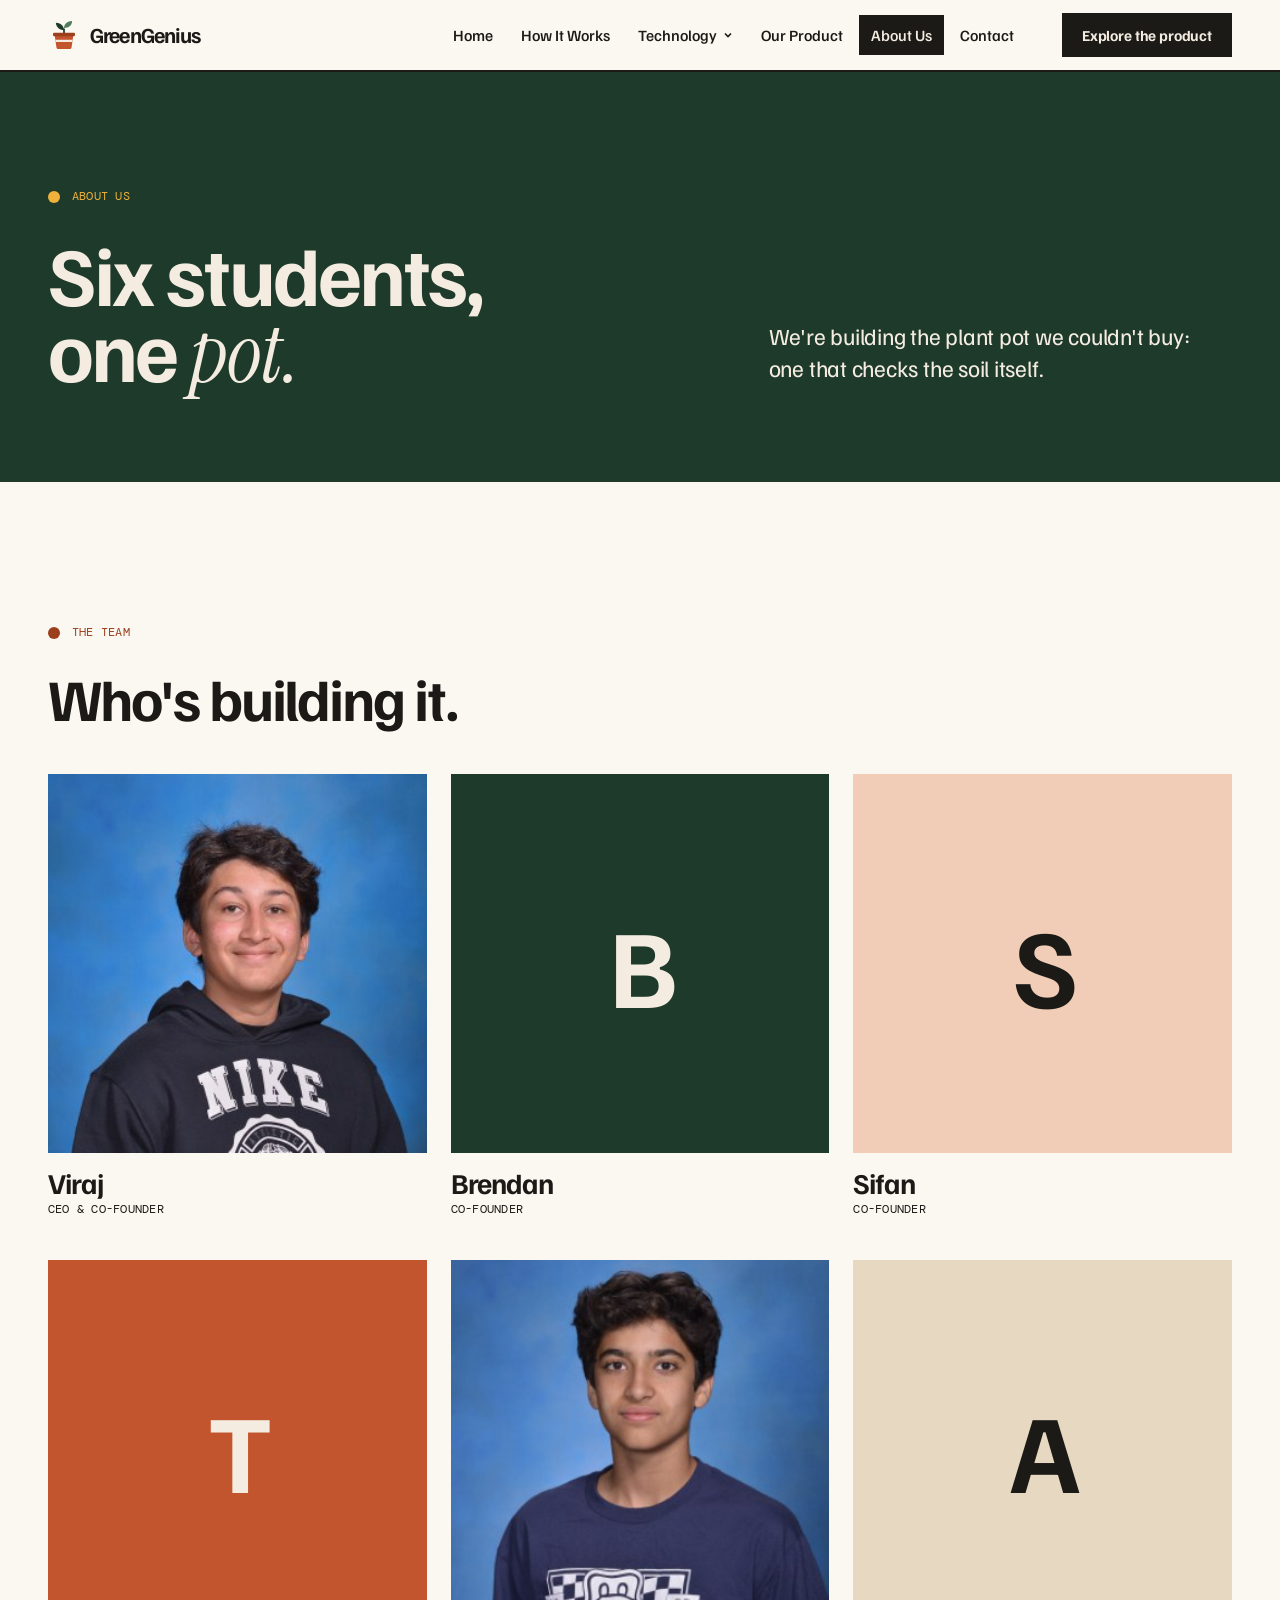
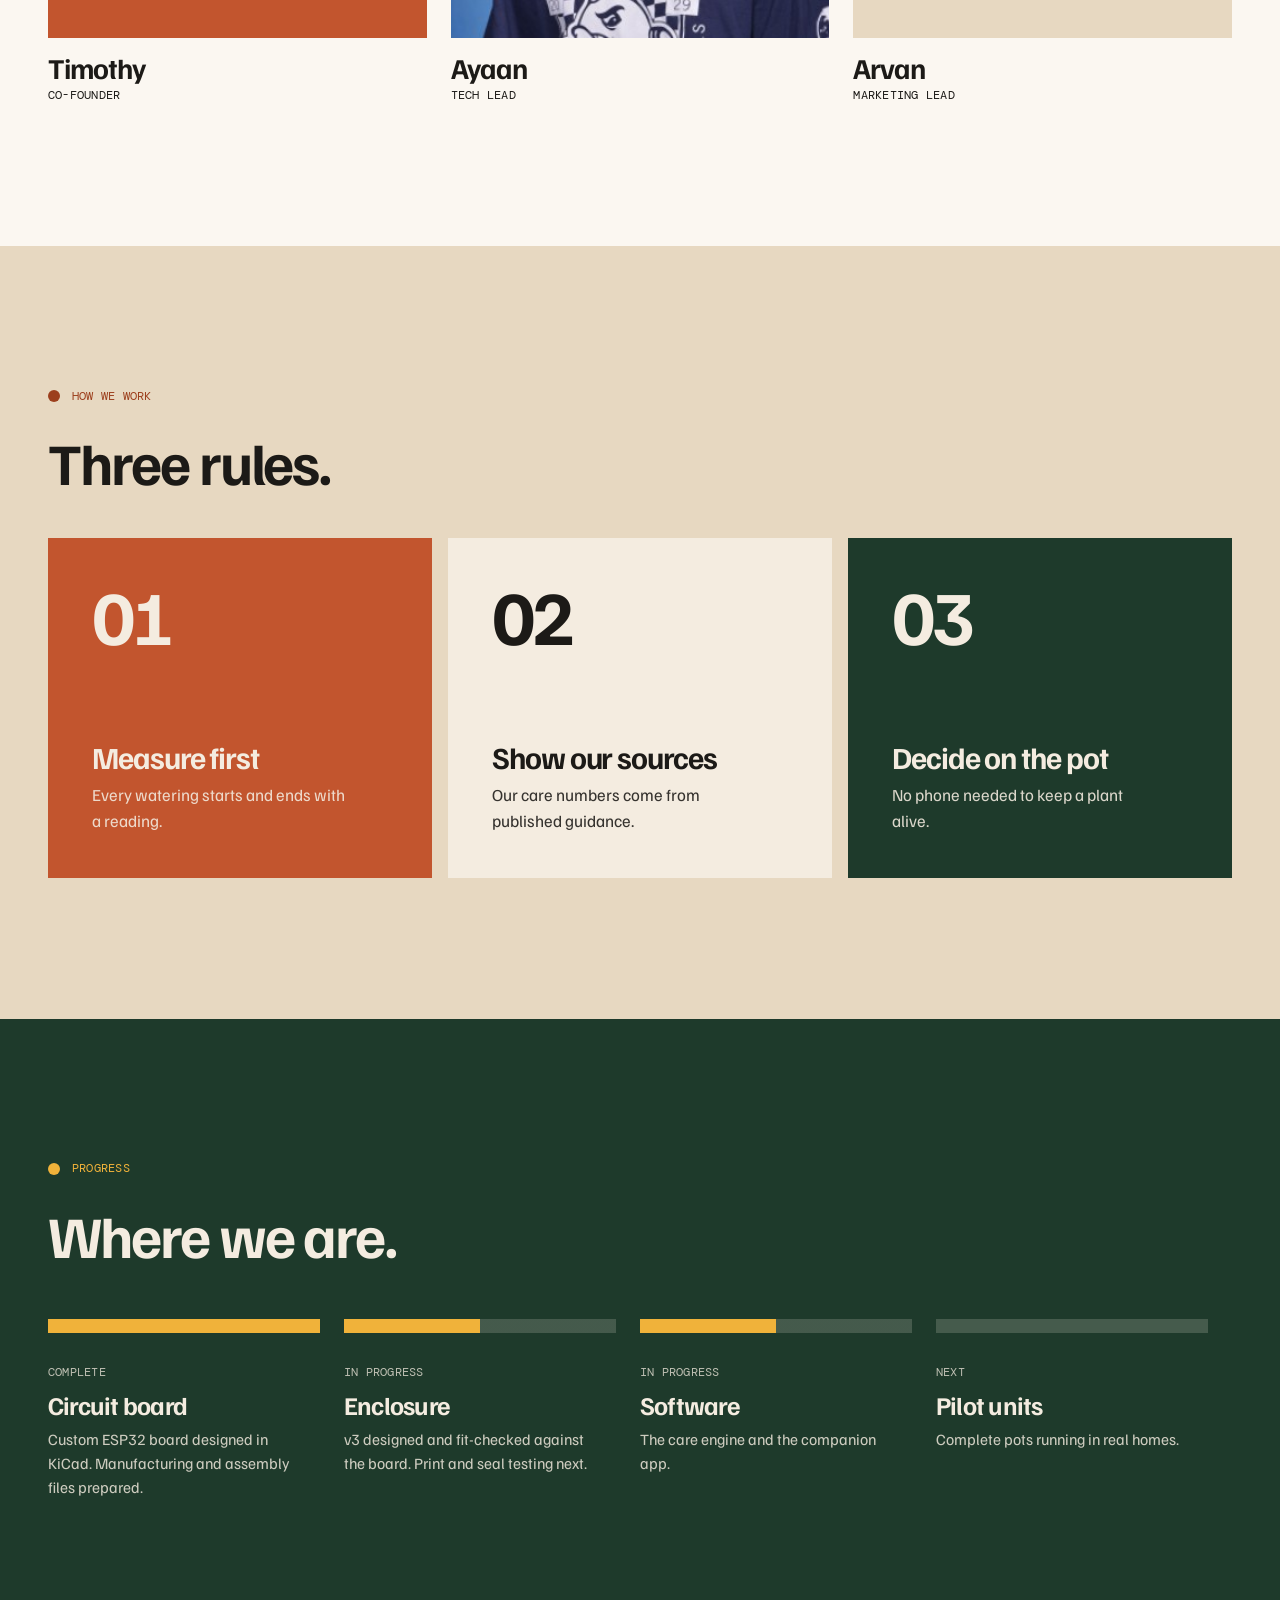
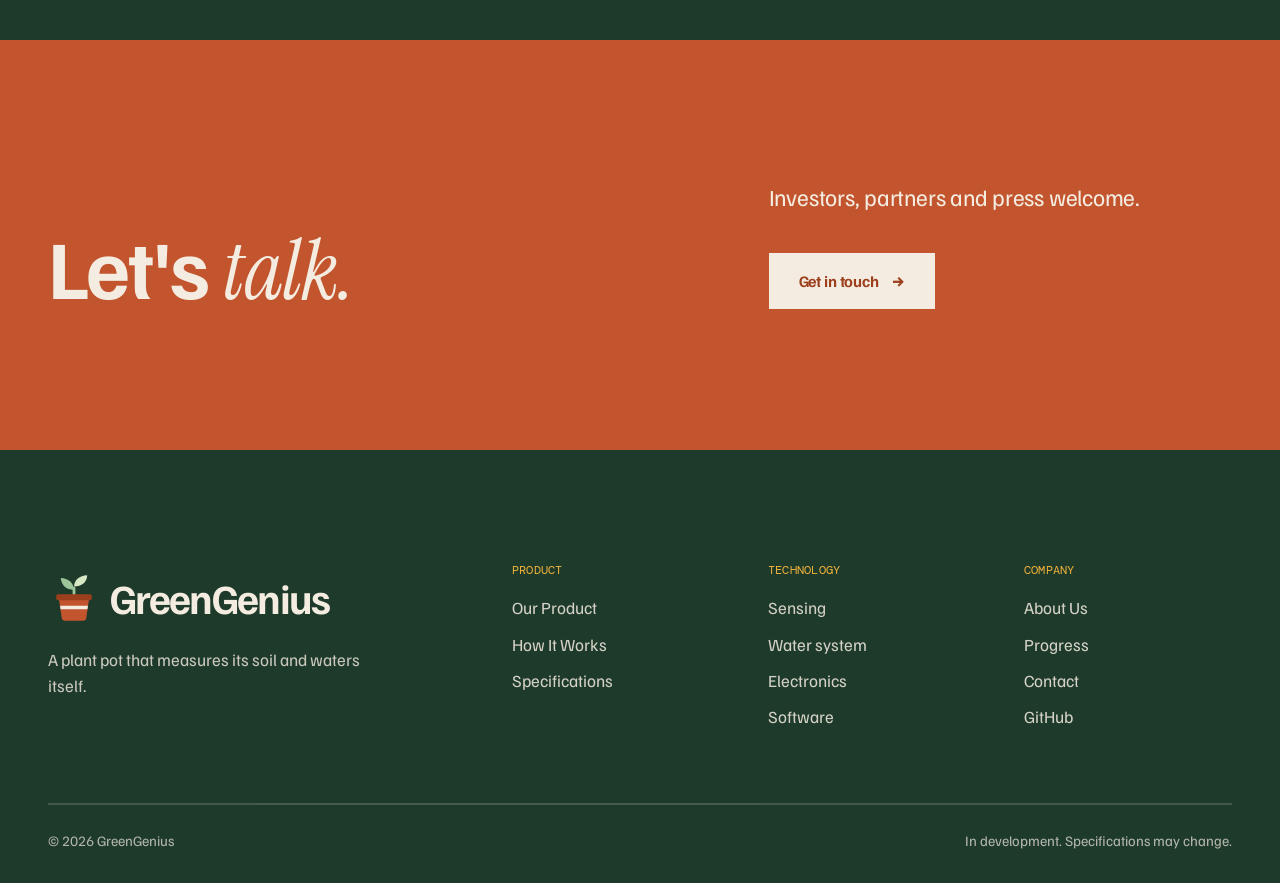
<file: about.html>
<!DOCTYPE html>
<html lang="en">
<head>
  <meta charset="utf-8">
  <meta name="viewport" content="width=device-width, initial-scale=1">
  <title>About Us | GreenGenius</title>
  <meta name="description" content="The GreenGenius team, how we work, and where the product is today.">
  <link rel="canonical" href="https://greengeniusai.github.io/about.html">
  <meta property="og:type" content="website">
  <meta property="og:site_name" content="GreenGenius">
  <meta property="og:title" content="About Us | GreenGenius">
  <meta property="og:description" content="The GreenGenius team, how we work, and where the product is today.">
  <meta property="og:url" content="https://greengeniusai.github.io/about.html">
  <meta property="og:image" content="https://greengeniusai.github.io/images/lifestyle/og.jpg">
  <meta name="twitter:card" content="summary_large_image">
  <meta name="theme-color" content="#c2552e">
  <link rel="icon" href="images/brand/favicon.svg" type="image/svg+xml">
  <link rel="preconnect" href="https://fonts.googleapis.com">
  <link rel="preconnect" href="https://fonts.gstatic.com" crossorigin>
  <link rel="stylesheet" href="https://fonts.googleapis.com/css2?family=DM+Mono:wght@400&family=Familjen+Grotesk:wght@400;500;700&family=Instrument+Serif:ital@1&display=swap">
  <link rel="stylesheet" href="css/styles.css?v=12">
  <script>document.documentElement.classList.add("js")</script>
</head>
<body>
<a class="skip-link" href="#main">Skip to content</a>
<header class="nav">
  <div class="wrap">
    <a class="brand" href="index.html"><img class="brand-mark" src="images/brand/mark.svg" width="32" height="32" alt="">GreenGenius</a>
    <button class="burger" aria-expanded="false" aria-controls="menu">Menu</button>
    <nav class="menu" id="menu" aria-label="Main">
      <a class="menu-link" href="index.html">Home</a>
      <a class="menu-link" href="how-it-works.html">How It Works</a>
      <div class="has-drop">
        <button class="menu-link" aria-expanded="false" aria-controls="techDrop">Technology <svg class="chev" viewBox="0 0 10 10" aria-hidden="true"><path d="M2 3.5 5 6.5 8 3.5" fill="none" stroke="currentColor" stroke-width="1.6"/></svg></button>
        <div class="drop" id="techDrop">
          <a href="technology.html#sensing"><span class="n">01</span><strong>Sensing</strong><small>Soil, light, air, water level</small></a>
          <a href="technology.html#water"><span class="n">02</span><strong>Water system</strong><small>Reservoir, pump, drip stake</small></a>
          <a href="technology.html#electronics"><span class="n">03</span><strong>Electronics</strong><small>ESP32 board, power, wireless</small></a>
          <a href="technology.html#software"><span class="n">04</span><strong>Software</strong><small>Care engine, companion app</small></a>
          <a class="drop-all" href="technology.html#specs">Full specifications →</a>
        </div>
      </div>
      <a class="menu-link" href="product.html">Our Product</a>
      <a class="menu-link" href="about.html" aria-current="page">About Us</a>
      <a class="menu-link" href="contact.html">Contact</a>
    </nav>
    <a class="btn btn-solid nav-cta" href="product.html">Explore the product</a>
  </div>
</header>
<main id="main">
  <section class="page-hero f-forest">
    <div class="wrap">
      <div><p class="eyebrow tag">About Us</p><h1 class="h1">Six students, one <span class="serif">pot.</span></h1></div>
      <p class="big-copy">We're building the plant pot we couldn't buy: one that checks the soil itself.</p>
    </div>
  </section>

  <section class="field f-paper" id="team">
    <div class="wrap">
      <div class="sec-head"><div><p class="eyebrow tag">The team</p><h2 class="h2">Who's building it.</h2></div></div>
      <div class="team">
        <article class="member">
          <img class="portrait" src="images/team/viraj.jpg" alt="Viraj" width="340" height="340" loading="lazy">
          <h3>Viraj</h3><p class="tag">CEO & Co-founder</p>
        </article>
        <article class="member">
          <div class="initial f-forest" aria-hidden="true">B</div>
          <h3>Brendan</h3><p class="tag">Co-founder</p>
        </article>
        <article class="member">
          <div class="initial f-blush" aria-hidden="true">S</div>
          <h3>Sifan</h3><p class="tag">Co-founder</p>
        </article>
        <article class="member">
          <div class="initial f-terracotta" aria-hidden="true">T</div>
          <h3>Timothy</h3><p class="tag">Co-founder</p>
        </article>
        <article class="member">
          <img class="portrait" src="images/team/ayaan.jpg" alt="Ayaan" width="340" height="340" loading="lazy">
          <h3>Ayaan</h3><p class="tag">Tech Lead</p>
        </article>
        <article class="member">
          <div class="initial f-sand" aria-hidden="true">A</div>
          <h3>Arvan</h3><p class="tag">Marketing Lead</p>
        </article>
      </div>
    </div>
  </section>

  <section class="field f-sand">
    <div class="wrap">
      <div class="sec-head"><div><p class="eyebrow tag">How we work</p><h2 class="h2">Three rules.</h2></div></div>
      <div class="cards">
        <div class="card f-terracotta"><b>01</b><div><h3>Measure first</h3><p>Every watering starts and ends with a reading.</p></div></div>
        <div class="card f-cream"><b>02</b><div><h3>Show our sources</h3><p>Our care numbers come from published guidance.</p></div></div>
        <div class="card f-forest"><b>03</b><div><h3>Decide on the pot</h3><p>No phone needed to keep a plant alive.</p></div></div>
      </div>
    </div>
  </section>

  <section class="field f-forest" id="progress">
    <div class="wrap">
      <div class="sec-head"><div><p class="eyebrow tag">Progress</p><h2 class="h2">Where we are.</h2></div></div>
      <div class="track">
        <div class="step done"><div class="step-bar"></div><span class="tag">Complete</span><h3>Circuit board</h3><p>Custom ESP32 board designed in KiCad. Manufacturing and assembly files prepared.</p></div>
        <div class="step now"><div class="step-bar"></div><span class="tag">In progress</span><h3>Enclosure</h3><p>v3 designed and fit-checked against the board. Print and seal testing next.</p></div>
        <div class="step now"><div class="step-bar"></div><span class="tag">In progress</span><h3>Software</h3><p>The care engine and the companion app.</p></div>
        <div class="step"><div class="step-bar"></div><span class="tag">Next</span><h3>Pilot units</h3><p>Complete pots running in real homes.</p></div>
      </div>
    </div>
  </section>

  <section class="field f-terracotta">
    <div class="wrap lede-grid">
      <h2 class="h1">Let's <span class="serif">talk.</span></h2>
      <div><p class="big-copy">Investors, partners and press welcome.</p><div class="row-actions"><a class="btn btn-solid" href="contact.html">Get in touch <span class="arr" aria-hidden="true">→</span></a></div></div>
    </div>
  </section>
</main>
<footer class="footer">
  <div class="wrap">
    <div class="footer-top">
      <div>
        <a class="brand" href="index.html"><img class="brand-mark" src="images/brand/mark-on-dark.svg" width="48" height="48" alt="">GreenGenius</a>
        <p class="footer-line">A plant pot that measures its soil and waters itself.</p>
      </div>
      <div>
        <h2>Product</h2>
        <ul><li><a href="product.html">Our Product</a></li><li><a href="how-it-works.html">How It Works</a></li><li><a href="technology.html#specs">Specifications</a></li></ul>
      </div>
      <div>
        <h2>Technology</h2>
        <ul><li><a href="technology.html#sensing">Sensing</a></li><li><a href="technology.html#water">Water system</a></li><li><a href="technology.html#electronics">Electronics</a></li><li><a href="technology.html#software">Software</a></li></ul>
      </div>
      <div>
        <h2>Company</h2>
        <ul><li><a href="about.html">About Us</a></li><li><a href="about.html#progress">Progress</a></li><li><a href="contact.html">Contact</a></li><li><a href="https://github.com/GreenGeniusAI">GitHub</a></li></ul>
      </div>
    </div>
    <div class="footer-base"><span>© <span data-year>2026</span> GreenGenius</span><span>In development. Specifications may change.</span></div>
  </div>
</footer>
<script src="js/site.js?v=12" defer></script>
</body>
</html>
</file>
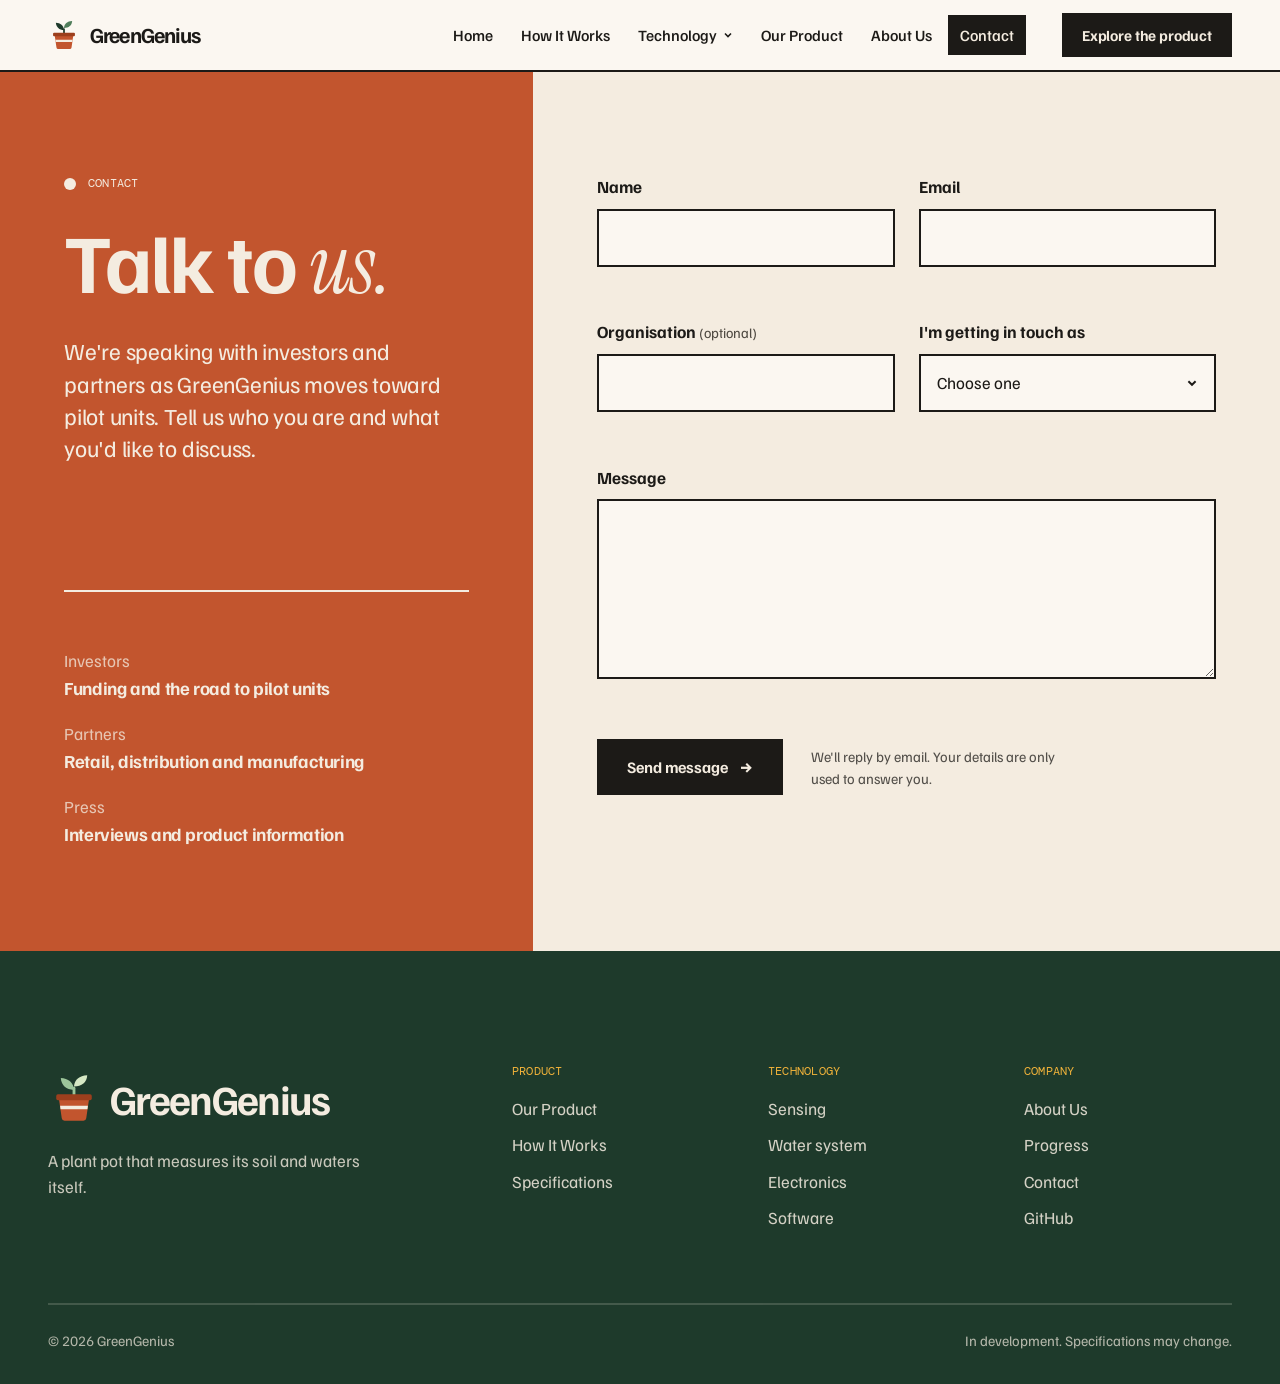
<file: contact.html>
<!DOCTYPE html>
<html lang="en">
<head>
  <meta charset="utf-8">
  <meta name="viewport" content="width=device-width, initial-scale=1">
  <title>Contact | GreenGenius</title>
  <meta name="description" content="Get in touch with GreenGenius: investors, retail and manufacturing partners, and press.">
  <link rel="canonical" href="https://greengeniusai.github.io/contact.html">
  <meta property="og:type" content="website">
  <meta property="og:site_name" content="GreenGenius">
  <meta property="og:title" content="Contact | GreenGenius">
  <meta property="og:description" content="Get in touch with GreenGenius: investors, retail and manufacturing partners, and press.">
  <meta property="og:url" content="https://greengeniusai.github.io/contact.html">
  <meta property="og:image" content="https://greengeniusai.github.io/images/lifestyle/og.jpg">
  <meta name="twitter:card" content="summary_large_image">
  <meta name="theme-color" content="#c2552e">
  <link rel="icon" href="images/brand/favicon.svg" type="image/svg+xml">
  <link rel="preconnect" href="https://fonts.googleapis.com">
  <link rel="preconnect" href="https://fonts.gstatic.com" crossorigin>
  <link rel="stylesheet" href="https://fonts.googleapis.com/css2?family=DM+Mono:wght@400&family=Familjen+Grotesk:wght@400;500;700&family=Instrument+Serif:ital@1&display=swap">
  <link rel="stylesheet" href="css/styles.css?v=12">
  <script>document.documentElement.classList.add("js")</script>
</head>
<body>
<a class="skip-link" href="#main">Skip to content</a>
<header class="nav">
  <div class="wrap">
    <a class="brand" href="index.html"><img class="brand-mark" src="images/brand/mark.svg" width="32" height="32" alt="">GreenGenius</a>
    <button class="burger" aria-expanded="false" aria-controls="menu">Menu</button>
    <nav class="menu" id="menu" aria-label="Main">
      <a class="menu-link" href="index.html">Home</a>
      <a class="menu-link" href="how-it-works.html">How It Works</a>
      <div class="has-drop">
        <button class="menu-link" aria-expanded="false" aria-controls="techDrop">Technology <svg class="chev" viewBox="0 0 10 10" aria-hidden="true"><path d="M2 3.5 5 6.5 8 3.5" fill="none" stroke="currentColor" stroke-width="1.6"/></svg></button>
        <div class="drop" id="techDrop">
          <a href="technology.html#sensing"><span class="n">01</span><strong>Sensing</strong><small>Soil, light, air, water level</small></a>
          <a href="technology.html#water"><span class="n">02</span><strong>Water system</strong><small>Reservoir, pump, drip stake</small></a>
          <a href="technology.html#electronics"><span class="n">03</span><strong>Electronics</strong><small>ESP32 board, power, wireless</small></a>
          <a href="technology.html#software"><span class="n">04</span><strong>Software</strong><small>Care engine, companion app</small></a>
          <a class="drop-all" href="technology.html#specs">Full specifications →</a>
        </div>
      </div>
      <a class="menu-link" href="product.html">Our Product</a>
      <a class="menu-link" href="about.html">About Us</a>
      <a class="menu-link" href="contact.html" aria-current="page">Contact</a>
    </nav>
    <a class="btn btn-solid nav-cta" href="product.html">Explore the product</a>
  </div>
</header>
<main id="main">
  <section class="contact">
    <div class="contact-intro f-terracotta">
      <p class="eyebrow tag" style="color:var(--cream)">Contact</p>
      <h1 class="h1">Talk to <span class="serif">us.</span></h1>
      <p class="big-copy">We're speaking with investors and partners as GreenGenius moves toward pilot units. Tell us who you are and what you'd like to discuss.</p>
      <dl>
        <div><dt>Investors</dt><dd>Funding and the road to pilot units</dd></div>
        <div><dt>Partners</dt><dd>Retail, distribution and manufacturing</dd></div>
        <div><dt>Press</dt><dd>Interviews and product information</dd></div>
      </dl>
    </div>
    <div class="contact-form-wrap f-cream">
      <form class="form" data-contact action="" method="POST" novalidate>
        <div>
          <label class="field-label" for="c-name">Name</label>
          <input class="input" id="c-name" name="name" type="text" autocomplete="name" required aria-describedby="c-name-err">
          <span class="field-error" id="c-name-err"></span>
        </div>
        <div>
          <label class="field-label" for="c-email">Email</label>
          <input class="input" id="c-email" name="email" type="email" autocomplete="email" required aria-describedby="c-email-err">
          <span class="field-error" id="c-email-err"></span>
        </div>
        <div>
          <label class="field-label" for="c-org">Organisation <small>(optional)</small></label>
          <input class="input" id="c-org" name="organisation" type="text" autocomplete="organization">
          <span class="field-error"></span>
        </div>
        <div>
          <label class="field-label" for="c-topic">I'm getting in touch as</label>
          <select class="input" id="c-topic" name="topic" required aria-describedby="c-topic-err">
            <option value="">Choose one</option>
            <option>Investor</option>
            <option>Retail or distribution partner</option>
            <option>Manufacturing partner</option>
            <option>Press</option>
            <option>Something else</option>
          </select>
          <span class="field-error" id="c-topic-err"></span>
        </div>
        <div class="full">
          <label class="field-label" for="c-message">Message</label>
          <textarea class="input" id="c-message" name="message" required aria-describedby="c-message-err"></textarea>
          <span class="field-error" id="c-message-err"></span>
        </div>
        <div class="hp" aria-hidden="true"><label for="c-gotcha">Leave this empty</label><input id="c-gotcha" name="_gotcha" type="text" tabindex="-1" autocomplete="off"></div>
        <input type="hidden" name="_subject" value="New message from the GreenGenius website">
        <div class="full form-foot">
          <button class="btn btn-solid" type="submit">Send message <span class="arr" aria-hidden="true">→</span></button>
          <p class="note">We'll reply by email. Your details are only used to answer you.</p>
        </div>
        <p class="form-status" role="status" aria-live="polite"></p>
      </form>
    </div>
  </section>

</main>
<footer class="footer">
  <div class="wrap">
    <div class="footer-top">
      <div>
        <a class="brand" href="index.html"><img class="brand-mark" src="images/brand/mark-on-dark.svg" width="48" height="48" alt="">GreenGenius</a>
        <p class="footer-line">A plant pot that measures its soil and waters itself.</p>
      </div>
      <div>
        <h2>Product</h2>
        <ul><li><a href="product.html">Our Product</a></li><li><a href="how-it-works.html">How It Works</a></li><li><a href="technology.html#specs">Specifications</a></li></ul>
      </div>
      <div>
        <h2>Technology</h2>
        <ul><li><a href="technology.html#sensing">Sensing</a></li><li><a href="technology.html#water">Water system</a></li><li><a href="technology.html#electronics">Electronics</a></li><li><a href="technology.html#software">Software</a></li></ul>
      </div>
      <div>
        <h2>Company</h2>
        <ul><li><a href="about.html">About Us</a></li><li><a href="about.html#progress">Progress</a></li><li><a href="contact.html">Contact</a></li><li><a href="https://github.com/GreenGeniusAI">GitHub</a></li></ul>
      </div>
    </div>
    <div class="footer-base"><span>© <span data-year>2026</span> GreenGenius</span><span>In development. Specifications may change.</span></div>
  </div>
</footer>
<script src="js/site.js?v=12" defer></script>
</body>
</html>
</file>
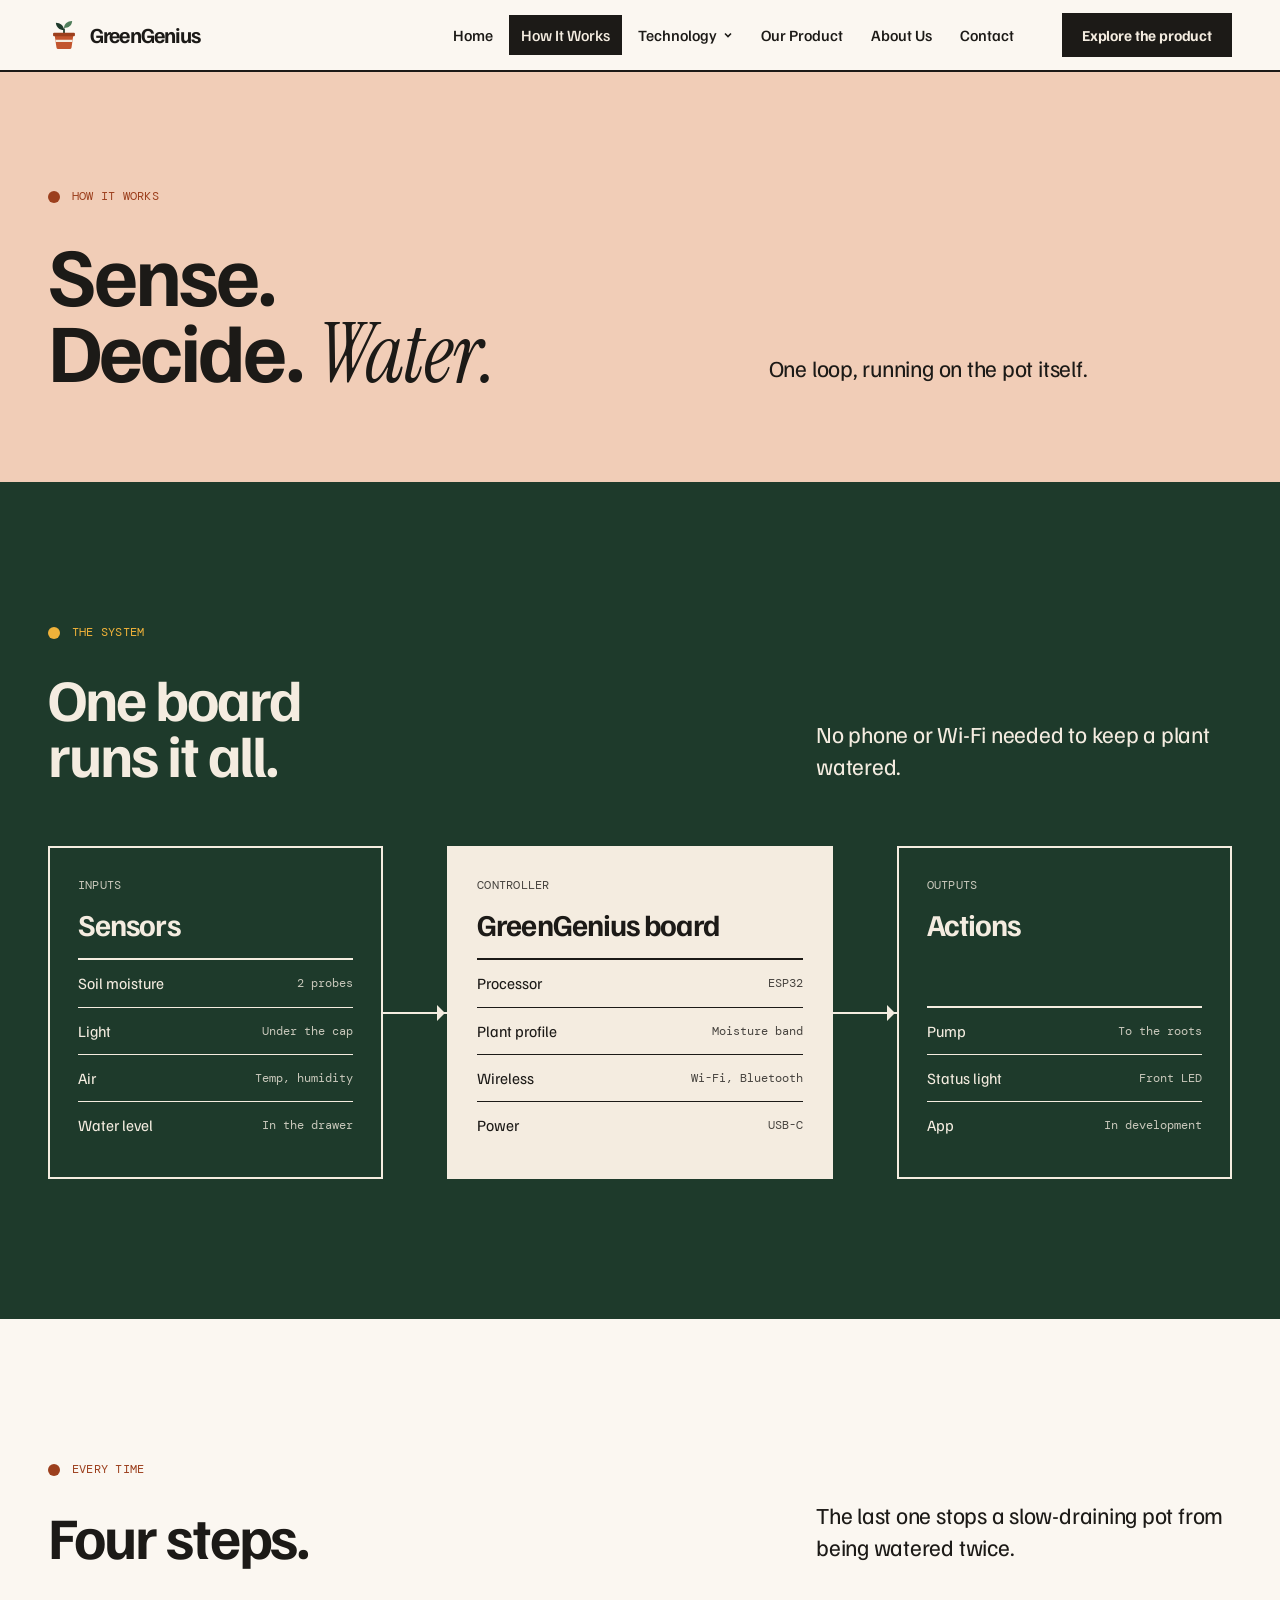
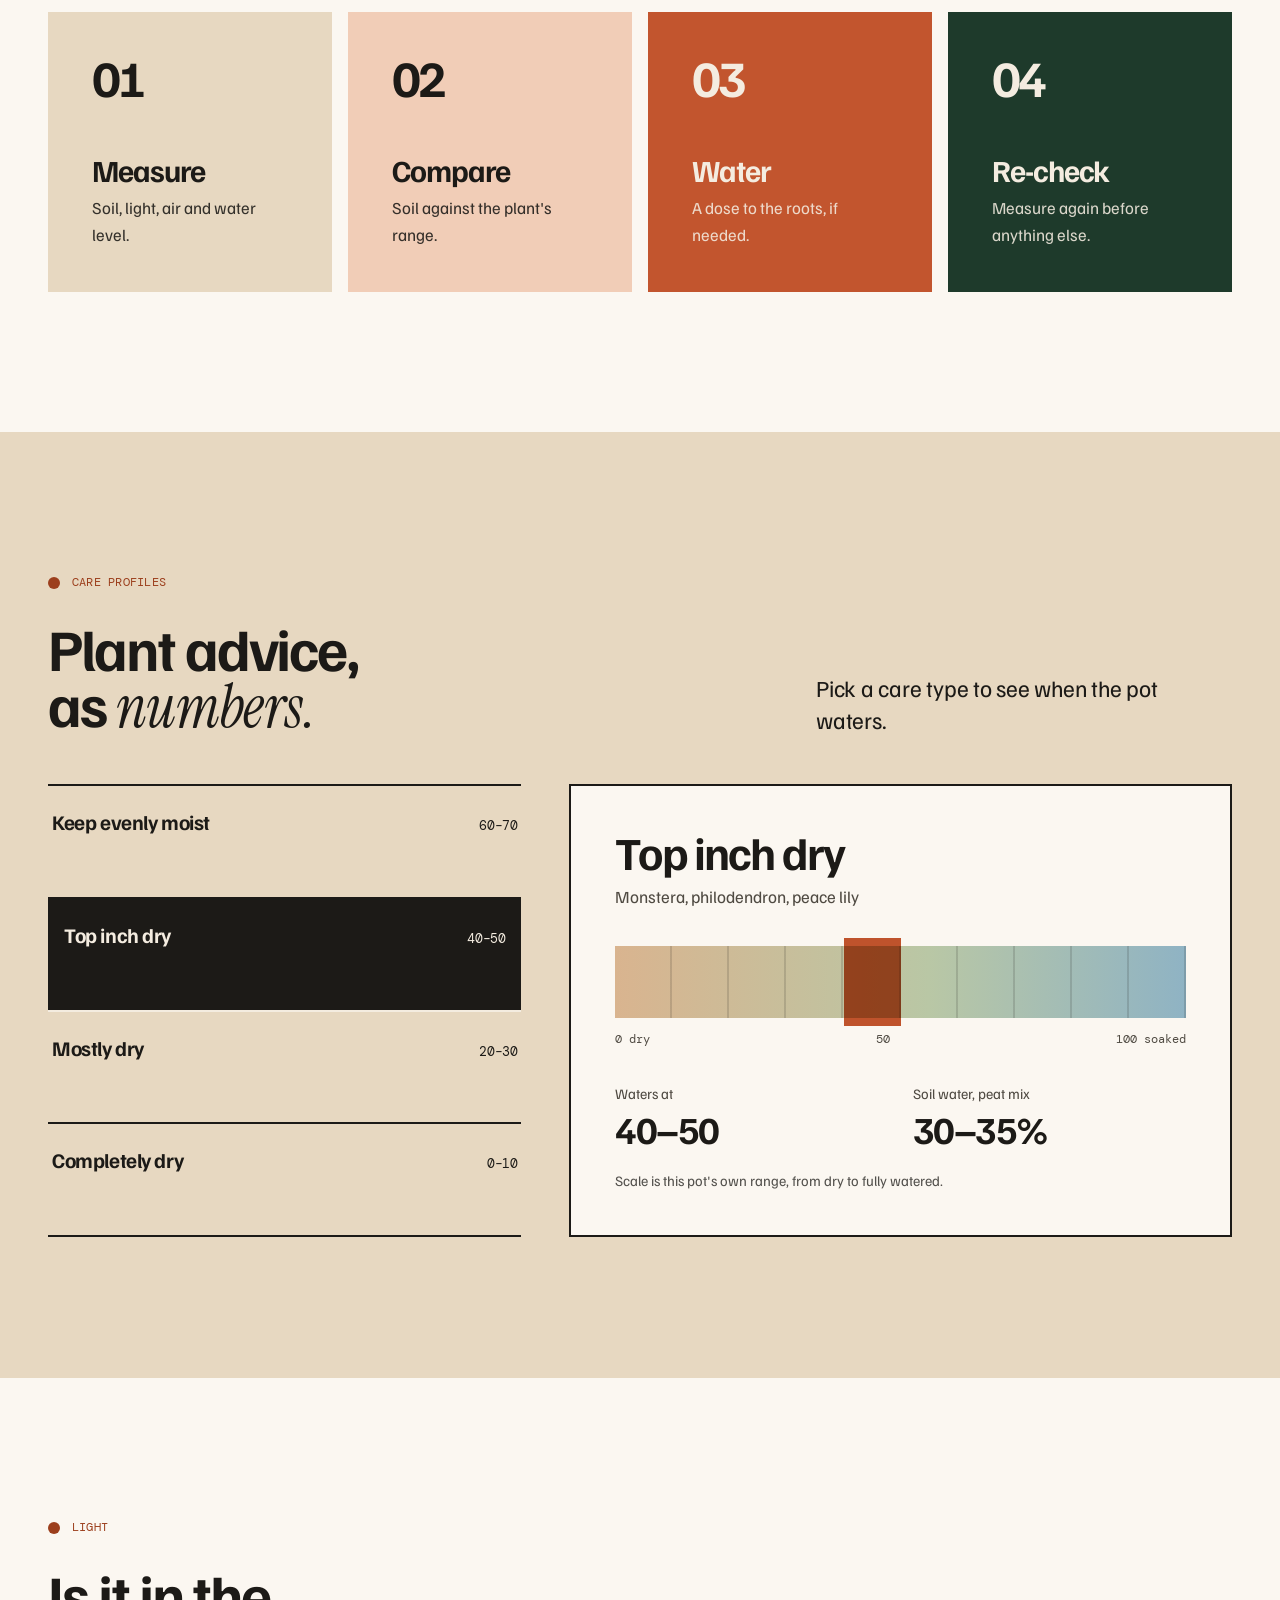
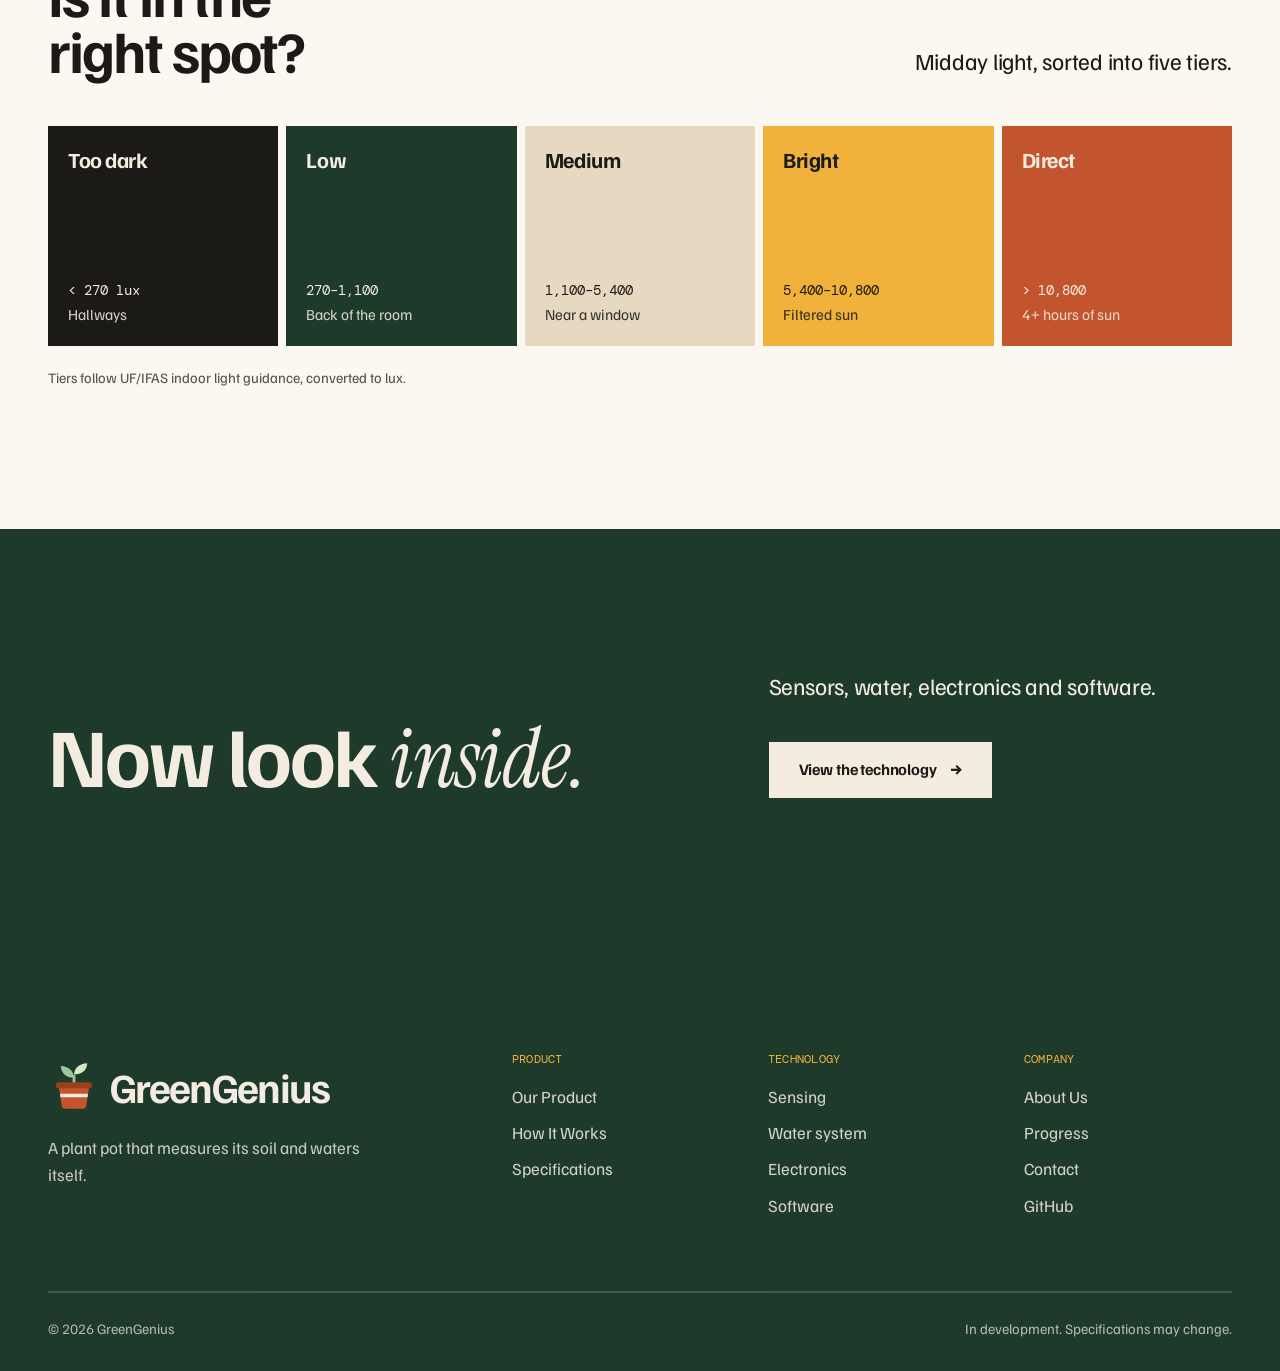
<file: how-it-works.html>
<!DOCTYPE html>
<html lang="en">
<head>
  <meta charset="utf-8">
  <meta name="viewport" content="width=device-width, initial-scale=1">
  <title>How It Works | GreenGenius</title>
  <meta name="description" content="How GreenGenius reads the soil, decides, and waters your plant from its own tank.">
  <link rel="canonical" href="https://greengeniusai.github.io/how-it-works.html">
  <meta property="og:type" content="website">
  <meta property="og:site_name" content="GreenGenius">
  <meta property="og:title" content="How It Works | GreenGenius">
  <meta property="og:description" content="How GreenGenius reads the soil, decides, and waters your plant from its own tank.">
  <meta property="og:url" content="https://greengeniusai.github.io/how-it-works.html">
  <meta property="og:image" content="https://greengeniusai.github.io/images/lifestyle/og.jpg">
  <meta name="twitter:card" content="summary_large_image">
  <meta name="theme-color" content="#c2552e">
  <link rel="icon" href="images/brand/favicon.svg" type="image/svg+xml">
  <link rel="preconnect" href="https://fonts.googleapis.com">
  <link rel="preconnect" href="https://fonts.gstatic.com" crossorigin>
  <link rel="stylesheet" href="https://fonts.googleapis.com/css2?family=DM+Mono:wght@400&family=Familjen+Grotesk:wght@400;500;700&family=Instrument+Serif:ital@1&display=swap">
  <link rel="stylesheet" href="css/styles.css?v=12">
  <script>document.documentElement.classList.add("js")</script>
</head>
<body>
<a class="skip-link" href="#main">Skip to content</a>
<header class="nav">
  <div class="wrap">
    <a class="brand" href="index.html"><img class="brand-mark" src="images/brand/mark.svg" width="32" height="32" alt="">GreenGenius</a>
    <button class="burger" aria-expanded="false" aria-controls="menu">Menu</button>
    <nav class="menu" id="menu" aria-label="Main">
      <a class="menu-link" href="index.html">Home</a>
      <a class="menu-link" href="how-it-works.html" aria-current="page">How It Works</a>
      <div class="has-drop">
        <button class="menu-link" aria-expanded="false" aria-controls="techDrop">Technology <svg class="chev" viewBox="0 0 10 10" aria-hidden="true"><path d="M2 3.5 5 6.5 8 3.5" fill="none" stroke="currentColor" stroke-width="1.6"/></svg></button>
        <div class="drop" id="techDrop">
          <a href="technology.html#sensing"><span class="n">01</span><strong>Sensing</strong><small>Soil, light, air, water level</small></a>
          <a href="technology.html#water"><span class="n">02</span><strong>Water system</strong><small>Reservoir, pump, drip stake</small></a>
          <a href="technology.html#electronics"><span class="n">03</span><strong>Electronics</strong><small>ESP32 board, power, wireless</small></a>
          <a href="technology.html#software"><span class="n">04</span><strong>Software</strong><small>Care engine, companion app</small></a>
          <a class="drop-all" href="technology.html#specs">Full specifications →</a>
        </div>
      </div>
      <a class="menu-link" href="product.html">Our Product</a>
      <a class="menu-link" href="about.html">About Us</a>
      <a class="menu-link" href="contact.html">Contact</a>
    </nav>
    <a class="btn btn-solid nav-cta" href="product.html">Explore the product</a>
  </div>
</header>
<main id="main">
  <section class="page-hero f-blush">
    <div class="wrap">
      <div><p class="eyebrow tag">How It Works</p><h1 class="h1">Sense. Decide. <span class="serif">Water.</span></h1></div>
      <p class="big-copy">One loop, running on the pot itself.</p>
    </div>
  </section>

  <section class="field f-forest">
    <div class="wrap">
      <div class="sec-head">
        <div><p class="eyebrow tag">The system</p><h2 class="h2">One board runs it all.</h2></div>
        <p class="big-copy">No phone or Wi-Fi needed to keep a plant watered.</p>
      </div>
      <div class="system" role="group" aria-label="System diagram: sensors feed the board, which drives the pump, status light and app">
        <div class="sys"><span class="tag">Inputs</span><h3>Sensors</h3>
          <ul><li><span>Soil moisture</span><span>2 probes</span></li><li><span>Light</span><span>Under the cap</span></li><li><span>Air</span><span>Temp, humidity</span></li><li><span>Water level</span><span>In the drawer</span></li></ul></div>
        <div class="wire" aria-hidden="true"></div>
        <div class="sys sys--core"><span class="tag">Controller</span><h3>GreenGenius board</h3>
          <ul><li><span>Processor</span><span>ESP32</span></li><li><span>Plant profile</span><span>Moisture band</span></li><li><span>Wireless</span><span>Wi-Fi, Bluetooth</span></li><li><span>Power</span><span>USB-C</span></li></ul></div>
        <div class="wire" aria-hidden="true"></div>
        <div class="sys"><span class="tag">Outputs</span><h3>Actions</h3>
          <ul><li><span>Pump</span><span>To the roots</span></li><li><span>Status light</span><span>Front LED</span></li><li><span>App</span><span>In development</span></li></ul></div>
      </div>
    </div>
  </section>

  <section class="field f-paper">
    <div class="wrap">
      <div class="sec-head">
        <div><p class="eyebrow tag">Every time</p><h2 class="h2">Four steps.</h2></div>
        <p class="big-copy">The last one stops a slow-draining pot from being watered twice.</p>
      </div>
      <div class="cards cards--4">
        <div class="card f-sand"><b>01</b><div><h3>Measure</h3><p>Soil, light, air and water level.</p></div></div>
        <div class="card f-blush"><b>02</b><div><h3>Compare</h3><p>Soil against the plant's range.</p></div></div>
        <div class="card f-terracotta"><b>03</b><div><h3>Water</h3><p>A dose to the roots, if needed.</p></div></div>
        <div class="card f-forest"><b>04</b><div><h3>Re-check</h3><p>Measure again before anything else.</p></div></div>
      </div>
    </div>
  </section>

  <section class="field f-sand" id="profiles">
    <div class="wrap">
      <div class="sec-head">
        <div><p class="eyebrow tag">Care profiles</p><h2 class="h2">Plant advice, as <span class="serif">numbers.</span></h2></div>
        <p class="big-copy">Pick a care type to see when the pot waters.</p>
      </div>
      <div class="selector" style="margin-top:0">
        <div class="choices" role="radiogroup" aria-label="Care type">
          <button class="choice" role="radio" aria-checked="false" data-band data-lo="60" data-hi="70" data-vwc="40–45%" data-plants="Ferns, calathea, maranta"><strong>Keep evenly moist</strong><em>60–70</em></button>
          <button class="choice" role="radio" aria-checked="true" data-band data-lo="40" data-hi="50" data-vwc="30–35%" data-plants="Monstera, philodendron, peace lily"><strong>Top inch dry</strong><em>40–50</em></button>
          <button class="choice" role="radio" aria-checked="false" data-band data-lo="20" data-hi="30" data-vwc="20–25%" data-plants="Pothos, ZZ plant, snake plant"><strong>Mostly dry</strong><em>20–30</em></button>
          <button class="choice" role="radio" aria-checked="false" data-band data-lo="0" data-hi="10" data-vwc="5–15%" data-plants="Cacti and succulents"><strong>Completely dry</strong><em>0–10</em></button>
        </div>
        <div class="readout" aria-live="polite">
          <h3 id="bandName">Top inch dry</h3>
          <p class="plants" id="bandPlants">Monstera, philodendron, peace lily</p>
          <div class="meter"><div class="meter-band" id="bandRange" style="left:40%;width:10%"></div></div>
          <div class="meter-scale"><span>0 dry</span><span>50</span><span>100 soaked</span></div>
          <dl>
            <div><dt>Waters at</dt><dd id="bandWhen">40–50</dd></div>
            <div><dt>Soil water, peat mix</dt><dd id="bandVwc">30–35%</dd></div>
          </dl>
          <p class="note">Scale is this pot's own range, from dry to fully watered.</p>
        </div>
      </div>
    </div>
  </section>

  <section class="field f-paper">
    <div class="wrap">
      <div class="sec-head">
        <div><p class="eyebrow tag">Light</p><h2 class="h2">Is it in the right spot?</h2></div>
        <p class="big-copy">Midday light, sorted into five tiers.</p>
      </div>
      <div class="tiers">
        <div class="tier f-ink"><h3>Too dark</h3><div><span class="lux">&lt; 270 lux</span><p>Hallways</p></div></div>
        <div class="tier f-forest"><h3>Low</h3><div><span class="lux">270–1,100</span><p>Back of the room</p></div></div>
        <div class="tier f-sand"><h3>Medium</h3><div><span class="lux">1,100–5,400</span><p>Near a window</p></div></div>
        <div class="tier" style="background:var(--mustard)"><h3>Bright</h3><div><span class="lux">5,400–10,800</span><p>Filtered sun</p></div></div>
        <div class="tier f-terracotta"><h3>Direct</h3><div><span class="lux">&gt; 10,800</span><p>4+ hours of sun</p></div></div>
      </div>
      <p class="note">Tiers follow UF/IFAS indoor light guidance, converted to lux.</p>
    </div>
  </section>

  <section class="field f-forest">
    <div class="wrap lede-grid">
      <h2 class="h1">Now look <span class="serif">inside.</span></h2>
      <div><p class="big-copy">Sensors, water, electronics and software.</p><div class="row-actions"><a class="btn btn-solid" href="technology.html">View the technology <span class="arr" aria-hidden="true">→</span></a></div></div>
    </div>
  </section>
</main>
<footer class="footer">
  <div class="wrap">
    <div class="footer-top">
      <div>
        <a class="brand" href="index.html"><img class="brand-mark" src="images/brand/mark-on-dark.svg" width="48" height="48" alt="">GreenGenius</a>
        <p class="footer-line">A plant pot that measures its soil and waters itself.</p>
      </div>
      <div>
        <h2>Product</h2>
        <ul><li><a href="product.html">Our Product</a></li><li><a href="how-it-works.html">How It Works</a></li><li><a href="technology.html#specs">Specifications</a></li></ul>
      </div>
      <div>
        <h2>Technology</h2>
        <ul><li><a href="technology.html#sensing">Sensing</a></li><li><a href="technology.html#water">Water system</a></li><li><a href="technology.html#electronics">Electronics</a></li><li><a href="technology.html#software">Software</a></li></ul>
      </div>
      <div>
        <h2>Company</h2>
        <ul><li><a href="about.html">About Us</a></li><li><a href="about.html#progress">Progress</a></li><li><a href="contact.html">Contact</a></li><li><a href="https://github.com/GreenGeniusAI">GitHub</a></li></ul>
      </div>
    </div>
    <div class="footer-base"><span>© <span data-year>2026</span> GreenGenius</span><span>In development. Specifications may change.</span></div>
  </div>
</footer>
<script src="js/site.js?v=12" defer></script>
</body>
</html>
</file>
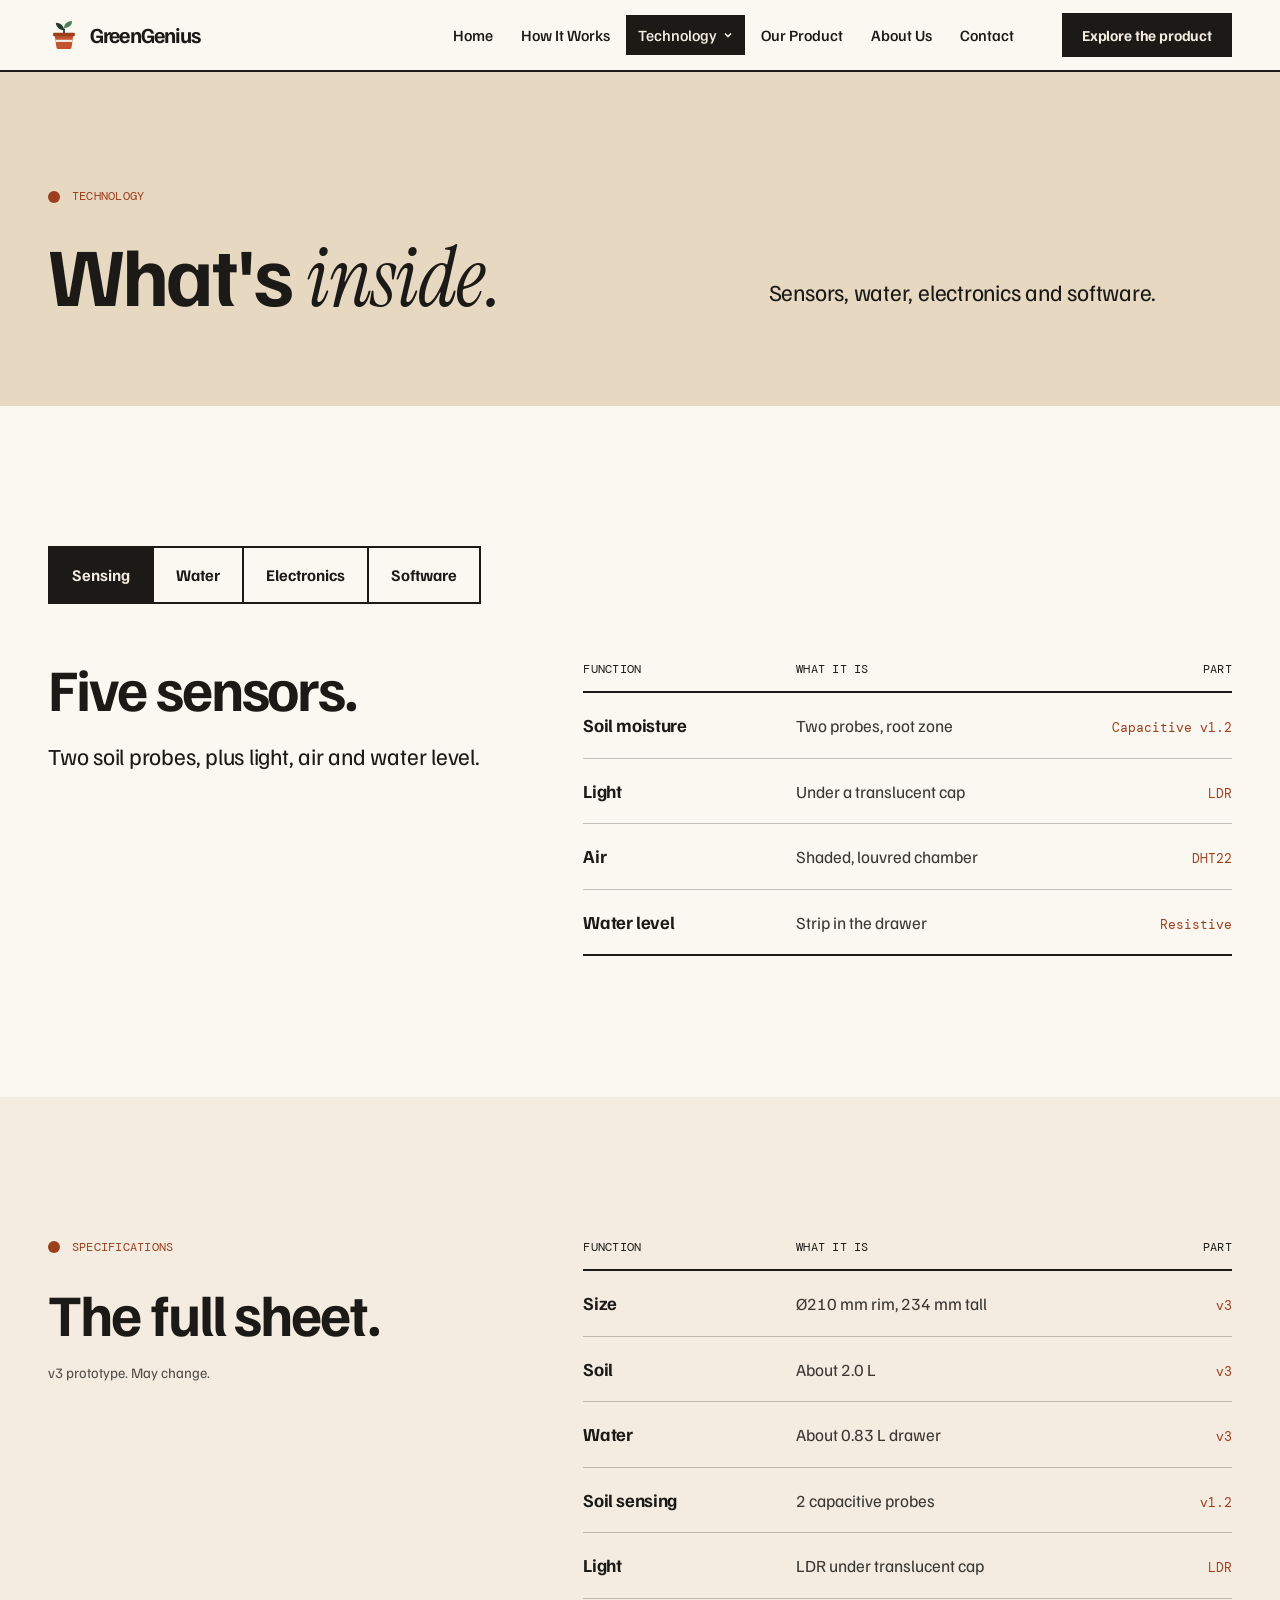
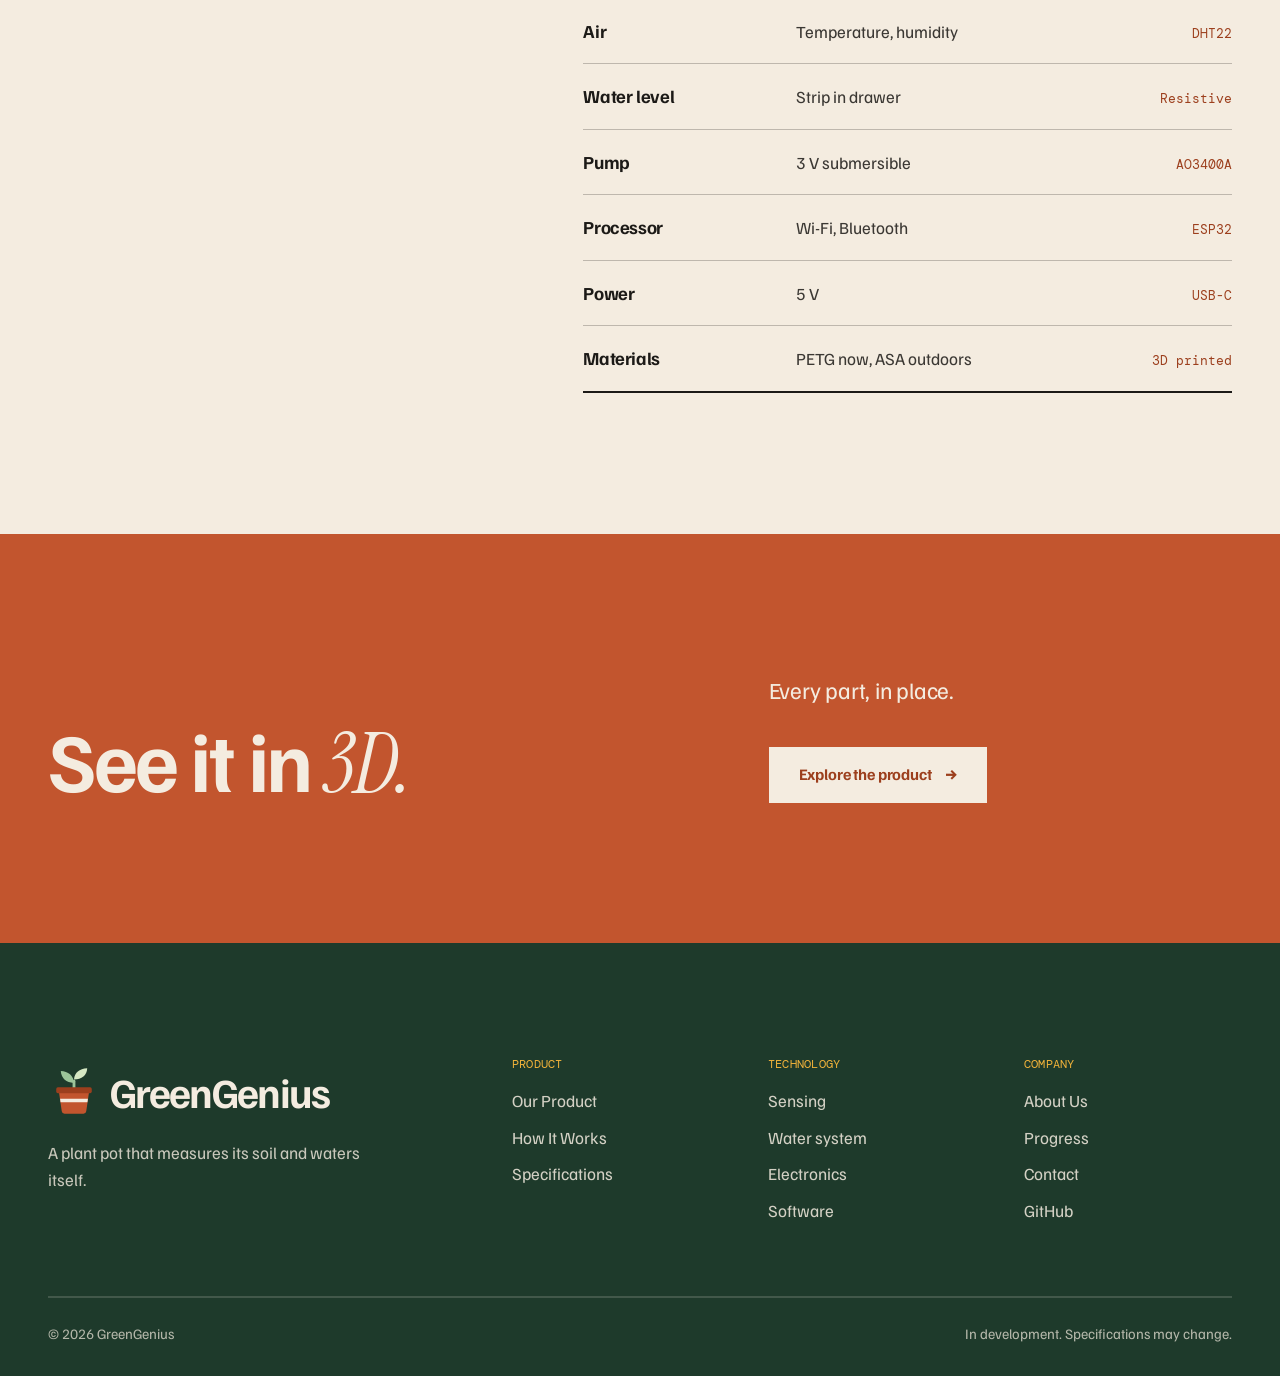
<file: technology.html>
<!DOCTYPE html>
<html lang="en">
<head>
  <meta charset="utf-8">
  <meta name="viewport" content="width=device-width, initial-scale=1">
  <title>Technology | GreenGenius</title>
  <meta name="description" content="GreenGenius sensors, water system, electronics and software, with full specifications.">
  <link rel="canonical" href="https://greengeniusai.github.io/technology.html">
  <meta property="og:type" content="website">
  <meta property="og:site_name" content="GreenGenius">
  <meta property="og:title" content="Technology | GreenGenius">
  <meta property="og:description" content="GreenGenius sensors, water system, electronics and software, with full specifications.">
  <meta property="og:url" content="https://greengeniusai.github.io/technology.html">
  <meta property="og:image" content="https://greengeniusai.github.io/images/lifestyle/og.jpg">
  <meta name="twitter:card" content="summary_large_image">
  <meta name="theme-color" content="#c2552e">
  <link rel="icon" href="images/brand/favicon.svg" type="image/svg+xml">
  <link rel="preconnect" href="https://fonts.googleapis.com">
  <link rel="preconnect" href="https://fonts.gstatic.com" crossorigin>
  <link rel="stylesheet" href="https://fonts.googleapis.com/css2?family=DM+Mono:wght@400&family=Familjen+Grotesk:wght@400;500;700&family=Instrument+Serif:ital@1&display=swap">
  <link rel="stylesheet" href="css/styles.css?v=12">
  <script>document.documentElement.classList.add("js")</script>
</head>
<body>
<a class="skip-link" href="#main">Skip to content</a>
<header class="nav">
  <div class="wrap">
    <a class="brand" href="index.html"><img class="brand-mark" src="images/brand/mark.svg" width="32" height="32" alt="">GreenGenius</a>
    <button class="burger" aria-expanded="false" aria-controls="menu">Menu</button>
    <nav class="menu" id="menu" aria-label="Main">
      <a class="menu-link" href="index.html">Home</a>
      <a class="menu-link" href="how-it-works.html">How It Works</a>
      <div class="has-drop">
        <button class="menu-link" aria-expanded="false" aria-controls="techDrop" aria-current="page">Technology <svg class="chev" viewBox="0 0 10 10" aria-hidden="true"><path d="M2 3.5 5 6.5 8 3.5" fill="none" stroke="currentColor" stroke-width="1.6"/></svg></button>
        <div class="drop" id="techDrop">
          <a href="technology.html#sensing"><span class="n">01</span><strong>Sensing</strong><small>Soil, light, air, water level</small></a>
          <a href="technology.html#water"><span class="n">02</span><strong>Water system</strong><small>Reservoir, pump, drip stake</small></a>
          <a href="technology.html#electronics"><span class="n">03</span><strong>Electronics</strong><small>ESP32 board, power, wireless</small></a>
          <a href="technology.html#software"><span class="n">04</span><strong>Software</strong><small>Care engine, companion app</small></a>
          <a class="drop-all" href="technology.html#specs">Full specifications →</a>
        </div>
      </div>
      <a class="menu-link" href="product.html">Our Product</a>
      <a class="menu-link" href="about.html">About Us</a>
      <a class="menu-link" href="contact.html">Contact</a>
    </nav>
    <a class="btn btn-solid nav-cta" href="product.html">Explore the product</a>
  </div>
</header>
<main id="main">
  <section class="page-hero f-sand">
    <div class="wrap">
      <div><p class="eyebrow tag">Technology</p><h1 class="h1">What's <span class="serif">inside.</span></h1></div>
      <p class="big-copy">Sensors, water, electronics and software.</p>
    </div>
  </section>

  <section class="field f-paper">
    <div class="wrap">
      <div class="tabs" role="tablist" aria-label="Technology areas">
        <button class="tab" role="tab" id="tab-sensing" aria-controls="panel-sensing" aria-selected="true" data-hash="sensing">Sensing</button>
        <button class="tab" role="tab" id="tab-water" aria-controls="panel-water" aria-selected="false" tabindex="-1" data-hash="water">Water</button>
        <button class="tab" role="tab" id="tab-electronics" aria-controls="panel-electronics" aria-selected="false" tabindex="-1" data-hash="electronics">Electronics</button>
        <button class="tab" role="tab" id="tab-software" aria-controls="panel-software" aria-selected="false" tabindex="-1" data-hash="software">Software</button>
      </div>
      <div class="panel" role="tabpanel" id="panel-sensing" aria-labelledby="tab-sensing" tabindex="0">
        <div class="asym">
          <div><h2 class="h2">Five sensors.</h2><p class="big-copy" style="margin-top:24px">Two soil probes, plus light, air and water level.</p></div>
          <div>
        <div class="ledger-head tag"><span>Function</span><span>What it is</span><span>Part</span></div>
        <dl class="ledger">
          <div class="ledger-row"><dt>Soil moisture</dt><dd>Two probes, root zone</dd><dd class="part">Capacitive v1.2</dd></div>
          <div class="ledger-row"><dt>Light</dt><dd>Under a translucent cap</dd><dd class="part">LDR</dd></div>
          <div class="ledger-row"><dt>Air</dt><dd>Shaded, louvred chamber</dd><dd class="part">DHT22</dd></div>
          <div class="ledger-row"><dt>Water level</dt><dd>Strip in the drawer</dd><dd class="part">Resistive</dd></div>
        </dl>
          </div>
        </div>
      </div>
      <div class="panel" role="tabpanel" id="panel-water" aria-labelledby="tab-water" tabindex="0" hidden>
        <div class="asym">
          <div><h2 class="h2">Water to the roots.</h2><p class="big-copy" style="margin-top:24px">A small pump feeds a drip stake from the pull-out drawer.</p></div>
          <div>
        <div class="ledger-head tag"><span>Function</span><span>What it is</span><span>Part</span></div>
        <dl class="ledger">
          <div class="ledger-row"><dt>Drawer</dt><dd>Pull-out, smoked window</dd><dd class="part">≈ 0.83 L</dd></div>
          <div class="ledger-row"><dt>Refill</dt><dd>Clicks open at two-thirds</dd><dd class="part">Front</dd></div>
          <div class="ledger-row"><dt>Pump</dt><dd>Submersible, in the drawer</dd><dd class="part">3 V DC</dd></div>
          <div class="ledger-row"><dt>Delivery</dt><dd>Tube to a drip stake</dd><dd class="part">Silicone</dd></div>
          <div class="ledger-row"><dt>Dry-run guard</dt><dd>Level checked first</dd><dd class="part">Firmware</dd></div>
        </dl>
          </div>
        </div>
      </div>
      <div class="panel" role="tabpanel" id="panel-electronics" aria-labelledby="tab-electronics" tabindex="0" hidden>
        <div class="asym">
          <div><h2 class="h2">One board.</h2><p class="big-copy" style="margin-top:24px">Our own ESP32 board reads every sensor and runs the pump.</p></div>
          <div>
        <div class="ledger-head tag"><span>Function</span><span>What it is</span><span>Part</span></div>
        <dl class="ledger">
          <div class="ledger-row"><dt>Processor</dt><dd>Wi-Fi and Bluetooth</dd><dd class="part">ESP32-WROOM-32E</dd></div>
          <div class="ledger-row"><dt>Power</dt><dd>5 V, cable exits underneath</dd><dd class="part">USB-C</dd></div>
          <div class="ledger-row"><dt>Updates</dt><dd>Over USB-C</dd><dd class="part">CH340C</dd></div>
          <div class="ledger-row"><dt>Status</dt><dd>Light pipe at the front</dd><dd class="part">LED</dd></div>
          <div class="ledger-row"><dt>Housing</dt><dd>Sealed bay in the base</dd><dd class="part">Gasket</dd></div>
        </dl>
          </div>
        </div>
      </div>
      <div class="panel" role="tabpanel" id="panel-software" aria-labelledby="tab-software" tabindex="0" hidden>
        <div class="asym">
          <div><h2 class="h2">Plant knowledge.</h2><p class="big-copy" style="margin-top:24px">Care advice becomes moisture and light targets. An app is in development.</p></div>
          <div>
        <div class="ledger-head tag"><span>Function</span><span>What it is</span><span>Part</span></div>
        <dl class="ledger">
          <div class="ledger-row"><dt>Moisture</dt><dd>Four care profiles</dd><dd class="part">Pot's own range</dd></div>
          <div class="ledger-row"><dt>Light</dt><dd>Five midday tiers</dd><dd class="part">Lux</dd></div>
          <div class="ledger-row"><dt>Alerts</dt><dd>Waterlogged, low water</dd><dd class="part">On device</dd></div>
          <div class="ledger-row"><dt>App</dt><dd>Plant ID, live readings</dd><dd class="part">In development</dd></div>
        </dl>
          </div>
        </div>
      </div>
    </div>
  </section>

  <section class="field f-cream" id="specs">
    <div class="wrap asym">
      <div class="sticky-col"><p class="eyebrow tag">Specifications</p><h2 class="h2">The full sheet.</h2><p class="note">v3 prototype. May change.</p></div>
      <div>
        <div class="ledger-head tag"><span>Function</span><span>What it is</span><span>Part</span></div>
        <dl class="ledger">
          <div class="ledger-row"><dt>Size</dt><dd>Ø210 mm rim, 234 mm tall</dd><dd class="part">v3</dd></div>
          <div class="ledger-row"><dt>Soil</dt><dd>About 2.0 L</dd><dd class="part">v3</dd></div>
          <div class="ledger-row"><dt>Water</dt><dd>About 0.83 L drawer</dd><dd class="part">v3</dd></div>
          <div class="ledger-row"><dt>Soil sensing</dt><dd>2 capacitive probes</dd><dd class="part">v1.2</dd></div>
          <div class="ledger-row"><dt>Light</dt><dd>LDR under translucent cap</dd><dd class="part">LDR</dd></div>
          <div class="ledger-row"><dt>Air</dt><dd>Temperature, humidity</dd><dd class="part">DHT22</dd></div>
          <div class="ledger-row"><dt>Water level</dt><dd>Strip in drawer</dd><dd class="part">Resistive</dd></div>
          <div class="ledger-row"><dt>Pump</dt><dd>3 V submersible</dd><dd class="part">AO3400A</dd></div>
          <div class="ledger-row"><dt>Processor</dt><dd>Wi-Fi, Bluetooth</dd><dd class="part">ESP32</dd></div>
          <div class="ledger-row"><dt>Power</dt><dd>5 V</dd><dd class="part">USB-C</dd></div>
          <div class="ledger-row"><dt>Materials</dt><dd>PETG now, ASA outdoors</dd><dd class="part">3D printed</dd></div>
        </dl>
      </div>
    </div>
  </section>

  <section class="field f-terracotta">
    <div class="wrap lede-grid">
      <h2 class="h1">See it in <span class="serif">3D.</span></h2>
      <div><p class="big-copy">Every part, in place.</p><div class="row-actions"><a class="btn btn-solid" href="product.html">Explore the product <span class="arr" aria-hidden="true">→</span></a></div></div>
    </div>
  </section>
</main>
<footer class="footer">
  <div class="wrap">
    <div class="footer-top">
      <div>
        <a class="brand" href="index.html"><img class="brand-mark" src="images/brand/mark-on-dark.svg" width="48" height="48" alt="">GreenGenius</a>
        <p class="footer-line">A plant pot that measures its soil and waters itself.</p>
      </div>
      <div>
        <h2>Product</h2>
        <ul><li><a href="product.html">Our Product</a></li><li><a href="how-it-works.html">How It Works</a></li><li><a href="technology.html#specs">Specifications</a></li></ul>
      </div>
      <div>
        <h2>Technology</h2>
        <ul><li><a href="technology.html#sensing">Sensing</a></li><li><a href="technology.html#water">Water system</a></li><li><a href="technology.html#electronics">Electronics</a></li><li><a href="technology.html#software">Software</a></li></ul>
      </div>
      <div>
        <h2>Company</h2>
        <ul><li><a href="about.html">About Us</a></li><li><a href="about.html#progress">Progress</a></li><li><a href="contact.html">Contact</a></li><li><a href="https://github.com/GreenGeniusAI">GitHub</a></li></ul>
      </div>
    </div>
    <div class="footer-base"><span>© <span data-year>2026</span> GreenGenius</span><span>In development. Specifications may change.</span></div>
  </div>
</footer>
<script src="js/site.js?v=12" defer></script>
</body>
</html>
</file>
<file: css/styles.css>
/* ==========================================================================
   GreenGenius
   Direction: Scandinavian homeware. Confident colour fields, big type,
   generous space, the product as an object. Terracotta leads; forest green
   and cream support; mustard is a sharp accent used in small doses.
   ========================================================================== */

:root {
  --terracotta: #c2552e;
  --terracotta-deep: #9c3f1d;
  --blush: #f1cdb7;
  --forest: #1e3a2b;
  --forest-2: #2b4d3a;
  --cream: #f4ece0;
  --sand: #e7d8c1;
  --paper: #fbf7f1;
  --ink: #1c1a17;
  --ink-2: #4f4a42;
  --mustard: #f0b23a;

  --display: "Familjen Grotesk", "Helvetica Neue", sans-serif;
  --serif: "Instrument Serif", Georgia, serif;
  --mono: "DM Mono", ui-monospace, Menlo, monospace;

  --maxw: 1320px;
  --gutter: clamp(20px, 4vw, 48px);
  --nav-h: 72px;
  --t: 160ms ease;
}

*, *::before, *::after { box-sizing: border-box; margin: 0; padding: 0; }
html { -webkit-text-size-adjust: 100%; scroll-padding-top: calc(var(--nav-h) + 16px); }
body {
  font-family: var(--display);
  font-size: 1.0625rem;
  line-height: 1.55;
  color: var(--ink);
  background: var(--paper);
  -webkit-font-smoothing: antialiased;
}
img, svg { display: block; max-width: 100%; }
a { color: inherit; }
button { font: inherit; color: inherit; background: none; border: 0; cursor: pointer; }
ul, ol { list-style: none; }
:focus-visible { outline: 2px solid var(--mustard); outline-offset: 3px; }
::selection { background: var(--mustard); color: var(--ink); }

h1, h2, h3 { font-weight: 700; letter-spacing: -0.035em; line-height: 0.95; text-wrap: balance; }
.display { font-size: clamp(3.25rem, 9.5vw, 9rem); line-height: 0.88; letter-spacing: -0.05em; }
.h1 { font-size: clamp(2.75rem, 6.5vw, 6rem); line-height: 0.92; }
.h2 { font-size: clamp(2.25rem, 4.6vw, 4.25rem); }
.h3 { font-size: clamp(1.4rem, 2.2vw, 1.9rem); letter-spacing: -0.025em; line-height: 1.05; }
.serif { font-family: var(--serif); font-weight: 400; font-style: italic; letter-spacing: -0.01em; }
.tag { font-family: var(--mono); font-size: 0.78rem; letter-spacing: 0.02em; text-transform: uppercase; }
.big-copy { font-size: clamp(1.2rem, 1.8vw, 1.5rem); line-height: 1.4; letter-spacing: -0.01em; max-width: 34ch; }
.copy { max-width: 56ch; color: inherit; opacity: 0.86; }
.copy + .copy { margin-top: 1em; }

.skip-link { position: absolute; left: 16px; top: -100px; z-index: 300; background: var(--mustard); color: var(--ink); padding: 8px 14px; text-decoration: none; font-weight: 700; }
.skip-link:focus { top: 12px; }
.visually-hidden { position: absolute !important; width: 1px; height: 1px; overflow: hidden; clip: rect(0 0 0 0); white-space: nowrap; }

.wrap { width: 100%; max-width: var(--maxw); margin: 0 auto; padding: 0 var(--gutter); }

/* ---------- colour fields ---------- */
.field { position: relative; padding: clamp(80px, 11vw, 160px) 0; }
.f-terracotta { background: var(--terracotta); color: var(--cream); }
.f-forest { background: var(--forest); color: var(--cream); }
.f-cream { background: var(--cream); color: var(--ink); }
.f-sand { background: var(--sand); color: var(--ink); }
.f-blush { background: var(--blush); color: var(--ink); }
.f-paper { background: var(--paper); color: var(--ink); }
.f-ink { background: var(--ink); color: var(--cream); }

/* ---------- buttons ---------- */
.btn {
  display: inline-flex; align-items: center; gap: 12px;
  height: 56px; padding: 0 28px;
  font-weight: 700; font-size: 1rem; letter-spacing: -0.01em; text-decoration: none;
  border: 2px solid currentColor; border-radius: 0;
  transition: background-color var(--t), color var(--t), border-color var(--t);
}
.btn .arr { transition: transform var(--t); }
.btn:hover .arr { transform: translateX(4px); }
.btn-solid { background: var(--ink); color: var(--cream); border-color: var(--ink); }
.btn-solid:hover { background: var(--forest); border-color: var(--forest); }
.f-forest .btn-solid, .f-ink .btn-solid { background: var(--cream); color: var(--ink); border-color: var(--cream); }
.f-forest .btn-solid:hover, .f-ink .btn-solid:hover { background: var(--mustard); border-color: var(--mustard); }
.f-terracotta .btn-solid { background: var(--cream); color: var(--terracotta-deep); border-color: var(--cream); }
.f-terracotta .btn-solid:hover { background: var(--ink); color: var(--cream); border-color: var(--ink); }
.btn-line:hover { background: var(--ink); color: var(--cream); border-color: var(--ink); }
.f-terracotta .btn-line:hover, .f-forest .btn-line:hover, .f-ink .btn-line:hover { background: var(--cream); color: var(--ink); border-color: var(--cream); }
.text-link { font-weight: 700; text-decoration: none; border-bottom: 2px solid currentColor; padding-bottom: 2px; transition: color var(--t), border-color var(--t); }
.text-link:hover { color: var(--terracotta); border-color: var(--terracotta); }
.f-terracotta .text-link:hover, .f-forest .text-link:hover { color: var(--mustard); border-color: var(--mustard); }
.row-actions { display: flex; flex-wrap: wrap; align-items: center; gap: 16px 28px; margin-top: 40px; }

/* ---------- navigation ---------- */
.nav { position: fixed; inset: 0 0 auto 0; z-index: 100; height: var(--nav-h); color: var(--ink); background: var(--paper); border-bottom: 2px solid var(--ink); }
.nav .wrap { height: 100%; display: flex; align-items: center; gap: 28px; }
.brand { display: inline-flex; align-items: center; gap: 10px; font-weight: 700; font-size: 1.35rem; letter-spacing: -0.04em; text-decoration: none; }
.brand-dot { width: 18px; height: 18px; border-radius: 50%; background: var(--terracotta); box-shadow: 7px 0 0 var(--forest); margin-right: 8px; }
.menu { display: flex; align-items: center; gap: 4px; margin-left: auto; }
.menu-link {
  display: inline-flex; align-items: center; gap: 6px; height: 40px; padding: 0 12px;
  font-weight: 500; font-size: 0.98rem; text-decoration: none; color: var(--ink);
  transition: background-color var(--t), color var(--t);
}
.menu-link:hover { background: var(--sand); }
.menu-link[aria-current="page"] { background: var(--ink); color: var(--cream); }
.chev { width: 10px; height: 10px; transition: transform var(--t); }
.has-drop { position: relative; }
.has-drop.open .chev { transform: rotate(180deg); }
.drop {
  position: absolute; top: calc(100% + 14px); left: 0; width: 340px;
  background: var(--paper); border: 2px solid var(--ink); padding: 8px;
  display: none;
}
.has-drop.open .drop { display: block; }
.drop a { display: grid; grid-template-columns: 26px 1fr; gap: 2px 10px; padding: 12px; text-decoration: none; transition: background-color var(--t); }
.drop a:hover, .drop a:focus-visible { background: var(--blush); }
.drop .n { grid-row: span 2; font-family: var(--mono); font-size: 0.75rem; color: var(--terracotta-deep); padding-top: 3px; }
.drop strong { font-weight: 700; }
.drop small { font-size: 0.85rem; color: var(--ink-2); }
.drop .drop-all { display: block; margin-top: 4px; border-top: 2px solid var(--ink); font-weight: 700; }
.nav-cta { height: 44px; padding: 0 18px; font-size: 0.95rem; margin-left: 8px; }
.burger { display: none; margin-left: auto; height: 44px; padding: 0 14px; border: 2px solid var(--ink); font-weight: 700; font-size: 0.9rem; }

/* ---------- hero / product reveal stage ---------- */
.reveal-stage {
  position: relative; min-height: 100vh; min-height: 100svh;
  padding: calc(var(--nav-h) + 48px) 0 56px;
  background: var(--terracotta); color: var(--cream);
  display: flex; flex-direction: column; overflow: hidden;
}
.reveal-stage .wrap { position: relative; flex: 1; display: grid; grid-template-columns: minmax(0, 5fr) minmax(0, 7fr); grid-template-rows: auto 1fr auto; gap: 24px clamp(24px, 4vw, 64px); }
.stage-top { grid-column: 1; grid-row: 1; display: flex; flex-wrap: wrap; gap: 6px 24px; }
.stage-title { grid-column: 1; grid-row: 2; align-self: end; position: relative; z-index: 2; }
.stage-object { grid-column: 2; grid-row: 1 / span 3; position: relative; min-height: 460px; }
.stage-foot { grid-column: 1; grid-row: 3; display: flex; flex-wrap: wrap; align-items: end; gap: 24px 40px; }
.stage-foot .big-copy { max-width: 30ch; }

/* The product plinth. The 3D model (js/showcase.js) mounts into .model-slot. */
.plinth { position: absolute; left: 50%; bottom: 6%; width: min(92%, 560px); aspect-ratio: 5 / 1.25; transform: translateX(-50%); border-radius: 50%; background: var(--terracotta-deep); }
.model-slot { position: absolute; inset: 0; }
.model-slot canvas { width: 100% !important; height: 100% !important; cursor: grab; touch-action: none; }
.model-slot canvas:active { cursor: grabbing; }
.model-note { position: absolute; left: 50%; bottom: calc(6% + 6px); transform: translateX(-50%); text-align: center; color: var(--blush); white-space: nowrap; }
.model-slot:not(:empty) ~ .model-note { display: none; }

/* one orchestrated entrance, first load only */
@media (prefers-reduced-motion: no-preference) {
  .js .reveal-stage .stage-title .line > span { display: inline-block; transform: translateY(105%); animation: rise 900ms cubic-bezier(0.2, 0.8, 0.2, 1) forwards; }
  .js .reveal-stage .stage-title .line:nth-child(2) > span { animation-delay: 90ms; }
  .js .reveal-stage .stage-title .line:nth-child(3) > span { animation-delay: 180ms; }
  .js .reveal-stage .plinth { transform: translateX(-50%) scaleX(0.2); opacity: 0; animation: plinth 1000ms 250ms cubic-bezier(0.2, 0.8, 0.2, 1) forwards; }
  .js .reveal-stage .stage-foot, .js .reveal-stage .stage-top, .js .reveal-stage .model-note { opacity: 0; animation: fade 700ms 700ms ease forwards; }
}
.stage-title { font-size: clamp(3rem, 5.8vw, 6.75rem); }
.stage-title .line { display: block; overflow: hidden; padding-bottom: 0.06em; white-space: nowrap; }
@keyframes rise { to { transform: none; } }
@keyframes plinth { to { transform: translateX(-50%) scaleX(1); opacity: 1; } }
@keyframes fade { to { opacity: 1; } }

/* ---------- facts band ---------- */
.facts { display: grid; grid-template-columns: repeat(4, 1fr); border-top: 2px solid currentColor; }
.fact { padding: 28px 24px 8px 0; border-right: 2px solid currentColor; }
.fact + .fact { padding-left: 24px; }
.fact:last-child { border-right: 0; }
.fact b { display: block; font-size: clamp(3rem, 6vw, 5.5rem); line-height: 0.9; letter-spacing: -0.05em; color: var(--mustard); }
.fact span { display: block; margin-top: 12px; max-width: 18ch; }

/* ---------- editorial layouts ---------- */
.lede-grid { display: grid; grid-template-columns: 7fr 5fr; gap: 48px 72px; align-items: end; }
.lede-grid .h2 { max-width: 11ch; }
.asym { display: grid; grid-template-columns: 5fr 7fr; gap: 48px 72px; align-items: start; }
.asym--rev { grid-template-columns: 7fr 5fr; }
.sticky-col { position: sticky; top: calc(var(--nav-h) + 40px); }
.eyebrow { display: flex; align-items: center; gap: 12px; margin-bottom: 28px; }
.eyebrow::before { content: ""; width: 12px; height: 12px; border-radius: 50%; background: currentColor; }
.f-paper .eyebrow, .f-cream .eyebrow, .f-sand .eyebrow, .f-blush .eyebrow { color: var(--terracotta-deep); }
.f-forest .eyebrow, .f-ink .eyebrow { color: var(--mustard); }

/* numbered rows, large */
.rows { border-top: 2px solid currentColor; }
.row { display: grid; grid-template-columns: 80px 1fr 1.2fr; gap: 24px; padding: 32px 0; border-bottom: 2px solid currentColor; align-items: baseline; }
.row .num { font-family: var(--mono); font-size: 0.85rem; }
.row h3 { font-size: clamp(1.5rem, 2.4vw, 2.1rem); letter-spacing: -0.03em; line-height: 1; }
.row p { opacity: 0.86; }

/* two colour blocks side by side */
.duo { display: grid; grid-template-columns: 1fr 1fr; }
.duo > div { padding: clamp(64px, 8vw, 120px) clamp(24px, 5vw, 72px); }
.duo ol { margin-top: 40px; display: grid; gap: 0; border-top: 2px solid currentColor; }
.duo li { display: grid; grid-template-columns: 48px 1fr; gap: 12px; padding: 22px 0; border-bottom: 2px solid currentColor; }
.duo li b { font-family: var(--mono); font-weight: 400; font-size: 0.85rem; padding-top: 6px; }
.duo li strong { display: block; font-size: 1.35rem; letter-spacing: -0.02em; margin-bottom: 4px; }
.duo li span { opacity: 0.85; }

/* parts ledger */
.ledger { border-top: 2px solid var(--ink); }
.ledger-row { display: grid; grid-template-columns: 1.1fr 1.4fr 1fr; gap: 24px; padding: 18px 0; border-bottom: 1px solid rgba(28, 26, 23, 0.25); align-items: baseline; }
.ledger-row:last-child { border-bottom: 2px solid var(--ink); }
.ledger-row dt { font-weight: 700; font-size: 1.15rem; letter-spacing: -0.02em; }
.ledger-row dd { opacity: 0.86; }
.ledger-row .part { font-family: var(--mono); font-size: 0.82rem; text-align: right; opacity: 1; color: var(--terracotta-deep); }
.ledger-head { display: grid; grid-template-columns: 1.1fr 1.4fr 1fr; gap: 24px; padding-bottom: 12px; }
.ledger-head span:last-child { text-align: right; }
.pending { font-style: italic; opacity: 0.6; }

/* progress track */
.track { display: grid; grid-template-columns: repeat(4, 1fr); margin-top: 56px; }
.step { padding: 0 24px 0 0; }
.step-bar { height: 14px; margin-bottom: 24px; background: rgba(244, 236, 224, 0.18); }
.step.done .step-bar { background: var(--mustard); }
.step.now .step-bar { background: linear-gradient(90deg, var(--mustard) 50%, rgba(244, 236, 224, 0.18) 50%); }
.step .tag { opacity: 0.75; }
.step h3 { font-size: 1.6rem; letter-spacing: -0.03em; margin: 10px 0 8px; line-height: 1; }
.step p { opacity: 0.82; font-size: 0.98rem; max-width: 28ch; }
.f-cream .step-bar, .f-paper .step-bar { background: rgba(28, 26, 23, 0.12); }
.f-cream .step.done .step-bar, .f-paper .step.done .step-bar { background: var(--terracotta); }
.f-cream .step.now .step-bar, .f-paper .step.now .step-bar { background: linear-gradient(90deg, var(--terracotta) 50%, rgba(28, 26, 23, 0.12) 50%); }

/* page header (inner pages) */
.page-hero { padding: calc(var(--nav-h) + clamp(64px, 9vw, 120px)) 0 clamp(56px, 7vw, 96px); }
.page-hero .wrap { display: grid; grid-template-columns: 7fr 5fr; gap: 32px 72px; align-items: end; }
.page-hero .big-copy { padding-bottom: 8px; }

/* ---------- system diagram ---------- */
.system { display: grid; grid-template-columns: 1fr 64px 1.15fr 64px 1fr; align-items: stretch; margin-top: 64px; }
.sys { border: 2px solid currentColor; padding: 28px; display: flex; flex-direction: column; }
.sys--core { background: var(--cream); color: var(--ink); border-color: var(--cream); }
.sys .tag { margin-bottom: 14px; opacity: 0.8; }
.sys h3 { font-size: 1.9rem; letter-spacing: -0.03em; margin-bottom: 20px; }
.sys ul { margin-top: auto; border-top: 2px solid currentColor; }
.sys li { display: flex; justify-content: space-between; gap: 12px; padding: 11px 0; border-bottom: 1px solid currentColor; font-size: 0.98rem; }
.sys li:last-child { border-bottom: 0; }
.sys li span:last-child { font-family: var(--mono); font-size: 0.78rem; opacity: 0.8; text-align: right; padding-top: 3px; }
.wire { position: relative; }
.wire::before { content: ""; position: absolute; left: 0; right: 0; top: 50%; height: 2px; background: currentColor; }
.wire::after { content: ""; position: absolute; right: 2px; top: calc(50% - 7px); border: 8px solid transparent; border-left-color: currentColor; border-right: 0; }

/* ---------- cycle ---------- */
.cycle { display: grid; grid-template-columns: repeat(4, 1fr); gap: 0; margin-top: 56px; border-top: 2px solid currentColor; }
.cycle li { padding: 28px 24px 0 0; }
.cycle li + li { padding-left: 24px; border-left: 2px solid currentColor; }
.cycle .tag { color: var(--terracotta-deep); }
.cycle h3 { font-size: 2rem; letter-spacing: -0.035em; margin: 14px 0 10px; }
.cycle p { opacity: 0.86; font-size: 0.98rem; }

/* ---------- care selector ---------- */
.selector { display: grid; grid-template-columns: 5fr 7fr; gap: 48px; margin-top: 56px; align-items: stretch; }
.choices { display: grid; border-top: 2px solid currentColor; }
.choice { display: flex; justify-content: space-between; align-items: baseline; gap: 16px; padding: 20px 4px; border-bottom: 2px solid currentColor; text-align: left; font-size: 1.3rem; font-weight: 700; letter-spacing: -0.02em; transition: background-color var(--t), color var(--t), padding var(--t); }
.choice em { font-style: normal; font-family: var(--mono); font-size: 0.82rem; font-weight: 400; }
.choice:hover { background: rgba(28, 26, 23, 0.06); }
.choice[aria-checked="true"] { background: var(--ink); color: var(--cream); padding-left: 16px; padding-right: 16px; }
.readout { background: var(--paper); border: 2px solid var(--ink); padding: clamp(24px, 4vw, 44px); display: flex; flex-direction: column; }
.readout h3 { font-size: clamp(2rem, 3.6vw, 3rem); letter-spacing: -0.04em; }
.readout .plants { margin-top: 10px; color: var(--ink-2); }
.meter { margin: 36px 0 12px; position: relative; height: 72px; background: repeating-linear-gradient(90deg, transparent 0 calc(10% - 2px), rgba(28,26,23,0.15) calc(10% - 2px) 10%), linear-gradient(90deg, #d9b48f, #b9c7a5 55%, #8fb3c4); }
.meter-band { position: absolute; top: -8px; bottom: -8px; background: var(--terracotta); mix-blend-mode: multiply; transition: left 220ms ease, width 220ms ease; }
.meter-scale { display: flex; justify-content: space-between; font-family: var(--mono); font-size: 0.78rem; color: var(--ink-2); }
.readout dl { display: grid; grid-template-columns: 1fr 1fr; gap: 24px; margin-top: auto; padding-top: 32px; }
.readout dt { font-size: 0.9rem; color: var(--ink-2); }
.readout dd { font-size: clamp(1.8rem, 3vw, 2.6rem); font-weight: 700; letter-spacing: -0.04em; line-height: 1; margin-top: 6px; font-variant-numeric: tabular-nums; }
.note { font-size: 0.9rem; opacity: 0.75; margin-top: 20px; }

/* ---------- table ---------- */
.table-wrap { overflow-x: auto; }
table { width: 100%; border-collapse: collapse; }
th, td { text-align: left; padding: 16px 16px 16px 0; border-bottom: 1px solid currentColor; vertical-align: baseline; }
thead th { font-family: var(--mono); font-weight: 400; font-size: 0.78rem; text-transform: uppercase; border-bottom: 2px solid currentColor; }
tbody th { font-weight: 700; font-size: 1.15rem; letter-spacing: -0.02em; white-space: nowrap; }
td.num { font-family: var(--mono); font-size: 0.9rem; white-space: nowrap; }
.swatch { display: inline-block; width: 14px; height: 14px; border-radius: 50%; margin-right: 10px; vertical-align: -1px; }

/* ---------- tabs ---------- */
.tabs { display: flex; flex-wrap: wrap; gap: 0; border: 2px solid var(--ink); width: fit-content; max-width: 100%; }
.tab { padding: 14px 22px; font-weight: 700; font-size: 1.02rem; transition: background-color var(--t), color var(--t); }
.tab + .tab { border-left: 2px solid var(--ink); }
.tab:hover { background: var(--blush); }
.tab[aria-selected="true"] { background: var(--ink); color: var(--cream); }
.panel { margin-top: 56px; }
.panel[hidden] { display: none; }
.panel .asym { align-items: start; }
.panel .h2 { max-width: 12ch; }
.panel .copy { margin-top: 24px; }

/* ---------- footer ---------- */
.footer { background: var(--forest); color: var(--cream); padding: clamp(72px, 9vw, 120px) 0 32px; }
.footer-top { display: grid; grid-template-columns: 2fr 1fr 1fr 1fr; gap: 48px; padding-bottom: 72px; }
.footer .brand { font-size: 2.6rem; }
.footer-line { margin-top: 16px; max-width: 32ch; opacity: 0.8; }
.footer h2 { font-family: var(--mono); font-weight: 400; font-size: 0.78rem; letter-spacing: 0.02em; text-transform: uppercase; color: var(--mustard); margin-bottom: 18px; }
.footer ul { display: grid; gap: 10px; }
.footer ul a { text-decoration: none; opacity: 0.85; transition: opacity var(--t), color var(--t); }
.footer ul a:hover { opacity: 1; color: var(--mustard); }
.footer-base { display: flex; flex-wrap: wrap; justify-content: space-between; gap: 12px; padding-top: 24px; border-top: 2px solid rgba(244, 236, 224, 0.25); font-size: 0.9rem; opacity: 0.7; }

/* ---------- responsive ---------- */
@media (max-width: 1080px) {
  .menu, .nav-cta { display: none; }
  .burger { display: inline-flex; align-items: center; }
  .nav.open { bottom: 0; height: auto; overflow-y: auto; }
  .nav.open .wrap { height: auto; flex-wrap: wrap; align-content: flex-start; padding-top: 14px; padding-bottom: 32px; }
  .nav.open .menu { display: flex; flex-direction: column; align-items: stretch; width: 100%; gap: 0; margin: 28px 0 0; border-top: 2px solid var(--ink); }
  .nav.open .menu-link { height: 64px; font-size: 1.6rem; font-weight: 700; letter-spacing: -0.03em; padding: 0; border-bottom: 2px solid var(--ink); justify-content: space-between; width: 100%; }
  .nav.open .menu-link[aria-current="page"] { background: none; color: var(--terracotta); }
  .nav.open .menu-link:hover { background: none; }
  .nav.open .drop { position: static; width: auto; border: 0; padding: 0 0 12px; background: none; }
  .nav.open .has-drop.open .drop { display: block; }
  .nav.open .nav-cta { display: inline-flex; width: 100%; justify-content: center; height: 56px; margin: 28px 0 0; }
  .reveal-stage .wrap { grid-template-columns: 1fr; grid-template-rows: auto auto minmax(340px, 52vh) auto; }
  .stage-title { grid-row: 2; }
  .stage-object { grid-column: 1; grid-row: 3; min-height: 340px; }
  .stage-foot { grid-row: 4; }
  .lede-grid, .asym, .asym--rev, .page-hero .wrap, .selector { grid-template-columns: 1fr; }
  .sticky-col { position: static; }
  .duo { grid-template-columns: 1fr; }
  .facts, .track, .cycle { grid-template-columns: 1fr 1fr; }
  .fact:nth-child(2) { border-right: 0; }
  .fact:nth-child(3) { padding-left: 0; }
  .fact:nth-child(n+3) { border-top: 2px solid currentColor; }
  .cycle li:nth-child(3) { padding-left: 0; border-left: 0; }
  .cycle li:nth-child(n+3) { border-top: 2px solid currentColor; margin-top: 24px; }
  .track { gap: 40px 0; }
  .system { grid-template-columns: 1fr; }
  .wire { height: 48px; }
  .wire::before { left: 50%; right: auto; top: 0; bottom: 0; width: 2px; height: auto; }
  .wire::after { right: auto; left: calc(50% - 7px); top: auto; bottom: 2px; border: 8px solid transparent; border-top-color: currentColor; border-bottom: 0; }
  .footer-top { grid-template-columns: 1fr 1fr; }
  .footer-top > :first-child { grid-column: 1 / -1; }
  .row { grid-template-columns: 56px 1fr; }
  .row p { grid-column: 2; }
}
@media (max-width: 640px) {
  :root { --nav-h: 64px; }
  .facts, .track, .cycle { grid-template-columns: 1fr; }
  .fact, .fact + .fact { padding-left: 0; border-right: 0; border-top: 2px solid currentColor; }
  .fact:first-child { border-top: 0; }
  .cycle li, .cycle li + li { padding-left: 0; border-left: 0; border-top: 2px solid currentColor; margin-top: 0; padding-bottom: 24px; }
  .cycle li:first-child { border-top: 0; }
  .ledger-head { display: none; }
  .ledger-row { grid-template-columns: 1fr; gap: 4px; }
  .ledger-row .part { text-align: left; }
  .tabs { width: 100%; }
  .tab { flex: 1 1 50%; }
  .tab + .tab { border-left: 0; }
  .tab:nth-child(even) { border-left: 2px solid var(--ink); }
  .tab:nth-child(n+3) { border-top: 2px solid var(--ink); }
  .readout dl { grid-template-columns: 1fr; }
  .stage-top { flex-direction: column; gap: 6px; }
  .reveal-stage .wrap { grid-template-rows: auto auto minmax(240px, 34vh) auto; }
  .stage-object { min-height: 240px; }
}
@media (prefers-reduced-motion: reduce) {
  *, *::before, *::after { transition: none !important; animation: none !important; }
}

/* product page stage sits on forest */
.reveal-stage.f-forest { background: var(--forest); }
.reveal-stage.f-forest .plinth { background: #142a1e; }
.reveal-stage.f-forest .model-note { color: var(--mustard); }

/* ---------- contact ---------- */
.contact { display: grid; grid-template-columns: 5fr 7fr; min-height: 100vh; padding-top: var(--nav-h); }
.contact-intro { padding: clamp(64px, 8vw, 120px) clamp(24px, 5vw, 72px); display: flex; flex-direction: column; }
.contact-intro .h1 { margin-bottom: 32px; }
.contact-intro dl { margin-top: auto; padding-top: 56px; border-top: 2px solid currentColor; display: grid; gap: 18px; }
.contact-intro dt { opacity: 0.75; }
.contact-intro dd { font-size: 1.15rem; font-weight: 700; letter-spacing: -0.02em; }
.contact-form-wrap { padding: clamp(64px, 8vw, 120px) clamp(24px, 5vw, 72px); }
.form { display: grid; grid-template-columns: 1fr 1fr; gap: 28px 24px; max-width: 640px; }
.form .full { grid-column: 1 / -1; }
.field-label { display: block; font-weight: 700; margin-bottom: 8px; }
.field-label small { font-weight: 400; color: var(--ink-2); }
.input {
  width: 100%; font: inherit; font-size: 1.05rem; color: var(--ink);
  background: var(--paper); border: 2px solid var(--ink); border-radius: 0;
  padding: 14px 16px; transition: border-color var(--t), box-shadow var(--t);
}
.input:focus { outline: none; box-shadow: 4px 4px 0 var(--terracotta); }
.input[aria-invalid="true"] { border-color: var(--terracotta-deep); }
textarea.input { min-height: 180px; resize: vertical; line-height: 1.5; }
select.input { appearance: none; background-image: url("data:image/svg+xml,%3Csvg xmlns='http://www.w3.org/2000/svg' viewBox='0 0 10 10'%3E%3Cpath d='M2 3.5 5 6.5 8 3.5' fill='none' stroke='%231c1a17' stroke-width='1.6'/%3E%3C/svg%3E"); background-repeat: no-repeat; background-position: right 16px center; background-size: 12px; padding-right: 44px; }
.field-error { display: block; min-height: 1.3em; margin-top: 6px; font-size: 0.9rem; color: var(--terracotta-deep); }
.hp { position: absolute; left: -10000px; width: 1px; height: 1px; overflow: hidden; }
.form-foot { display: flex; flex-wrap: wrap; align-items: center; gap: 16px 28px; }
.form-foot .note { margin: 0; max-width: 34ch; }
.btn[disabled] { opacity: 0.6; cursor: progress; }
.form-status { grid-column: 1 / -1; font-weight: 700; min-height: 1.5em; }
.form-status[data-state="error"] { color: var(--terracotta-deep); }
.form-done { max-width: 560px; }
.form-done .h2 { margin-bottom: 20px; }
@media (max-width: 1080px) {
  .contact { grid-template-columns: 1fr; min-height: 0; }
}
@media (max-width: 640px) {
  .form { grid-template-columns: 1fr; }
}

/* ---------- lifestyle gallery ---------- */
.gallery { display: grid; grid-template-columns: repeat(3, 1fr); gap: 16px; margin-top: 64px; }
.gallery figure { margin: 0; }
.gallery .wide { grid-column: 1 / -1; }
.gallery img { width: 100%; height: auto; aspect-ratio: 4 / 5; object-fit: cover; background: var(--sand); }
.gallery .wide img { aspect-ratio: 16 / 9; }
.gallery figcaption, .shot figcaption { display: flex; justify-content: space-between; gap: 12px; padding-top: 10px; border-top: 2px solid currentColor; margin-top: 10px; }
.disclose { margin-top: 20px; font-size: 0.9rem; opacity: 0.7; }
.shot { margin: 0; }
.shot img { width: 100%; height: auto; aspect-ratio: 4 / 5; object-fit: cover; }
@media (max-width: 1080px) { .gallery { grid-template-columns: 1fr 1fr; } .gallery .wide { grid-column: 1 / -1; } }
@media (max-width: 640px) { .gallery { grid-template-columns: 1fr; } }

/* ---------- 3D pointers ---------- */
.pointers { position: absolute; inset: 0; pointer-events: none; opacity: 0; transition: opacity 500ms ease; z-index: 2; }
.pointers.show { opacity: 1; }
.pointers li { position: absolute; left: 0; top: 0; color: var(--cream); transition: opacity 200ms ease; }
.pointers li.is-hidden { opacity: 0; }
.pointers .dot { position: absolute; width: 11px; height: 11px; border-radius: 50%; background: var(--mustard); border: 2px solid var(--ink); transform: translate(-50%, -50%); }
.pointers li::before { content: ""; position: absolute; top: -1px; height: 2px; width: 46px; background: currentColor; }
.pointers li[data-side="right"]::before { left: 8px; }
.pointers li[data-side="left"]::before { right: 8px; }
.pointers .lbl { position: absolute; top: 0; transform: translateY(-50%); width: max-content; white-space: normal; font-family: var(--mono); font-size: 0.78rem; letter-spacing: 0.01em; background: var(--ink); color: var(--cream); padding: 6px 10px; }
.pointers li[data-side="right"] .lbl { left: 56px; }
.pointers li[data-side="left"] .lbl { right: 56px; }
@media (max-width: 640px) {
  .pointers li[data-minor] { display: none; }
  .pointers .lbl { font-size: 0.7rem; padding: 5px 8px; }
  .pointers li::before { width: 24px; }
  .pointers li[data-side="right"] .lbl { left: 34px; }
  .pointers li[data-side="left"] .lbl { right: 34px; }
}
@media (prefers-reduced-motion: reduce) { .pointers { transition: none; } }

/* ======================= layout variety (v5) ======================= */
.sec-head { display: flex; flex-wrap: wrap; justify-content: space-between; align-items: end; gap: 24px 48px; margin-bottom: 48px; }
.sec-head .h2 { max-width: 14ch; }
.sec-head .big-copy { max-width: 32ch; }

/* full-bleed image with overlaid headline */
.bleed { position: relative; min-height: 88vh; display: flex; align-items: flex-end; color: var(--cream); overflow: hidden; }
.bleed img { position: absolute; inset: 0; width: 100%; height: 100%; object-fit: cover; }
.bleed::after { content: ""; position: absolute; inset: 40% 0 0 0; background: linear-gradient(to top, rgba(28, 26, 23, 0.72), rgba(28, 26, 23, 0)); }
.bleed .wrap { position: relative; z-index: 1; padding-bottom: clamp(32px, 6vw, 72px); display: flex; flex-wrap: wrap; justify-content: space-between; align-items: end; gap: 16px 40px; }
.bleed .tag { opacity: 0.85; }

/* colour cards */
.cards { display: grid; grid-template-columns: repeat(3, 1fr); gap: 16px; }
.cards--4 { grid-template-columns: repeat(4, 1fr); }
.card { padding: clamp(28px, 3.5vw, 44px); min-height: 340px; display: flex; flex-direction: column; justify-content: space-between; gap: 40px; }
.card b { font-size: clamp(3.5rem, 6vw, 5.5rem); line-height: 0.85; letter-spacing: -0.05em; font-weight: 700; }
.card h3 { font-size: clamp(1.6rem, 2.4vw, 2.2rem); letter-spacing: -0.035em; margin-bottom: 10px; }
.card p { font-size: 1.05rem; opacity: 0.88; max-width: 26ch; }
.cards--4 .card { min-height: 280px; }
.cards--4 .card b { font-size: clamp(2.6rem, 4vw, 3.8rem); }

/* photo strip */
.strip { display: grid; grid-template-columns: repeat(3, 1fr); }
.strip figure { position: relative; margin: 0; aspect-ratio: 4 / 5; overflow: hidden; }
.strip img { width: 100%; height: 100%; object-fit: cover; }
.strip figcaption { position: absolute; left: 0; right: 0; bottom: 0; display: flex; justify-content: space-between; padding: 16px 20px; color: var(--cream); background: linear-gradient(to top, rgba(28, 26, 23, 0.6), transparent); }
.note-row { padding: 14px 0; }

/* statement */
.statement .display-2 { font-size: clamp(2.6rem, 6.4vw, 6rem); line-height: 0.92; letter-spacing: -0.045em; font-weight: 700; max-width: 16ch; }
.statement .big-copy { margin-top: 32px; }

/* bento */
.bento { display: grid; grid-template-columns: repeat(4, 1fr); grid-auto-rows: minmax(240px, auto); gap: 16px; }
.tile { padding: 28px; display: flex; flex-direction: column; justify-content: space-between; gap: 24px; }
.tile h3 { font-size: 1.55rem; letter-spacing: -0.03em; line-height: 1.02; }
.tile p { opacity: 0.86; }
.tile--img { padding: 0; grid-column: span 2; grid-row: span 2; position: relative; overflow: hidden; }
.tile--img img { width: 100%; height: 100%; object-fit: cover; }
.tile--img figcaption { position: absolute; left: 20px; bottom: 16px; color: var(--cream); }
.tile--wide { grid-column: span 2; }
.tile .num { font-size: clamp(3rem, 5vw, 4.5rem); font-weight: 700; letter-spacing: -0.05em; line-height: 0.9; }

/* light tiers */
.tiers { display: grid; grid-template-columns: repeat(5, 1fr); gap: 8px; }
.tier { padding: 24px 20px 20px; min-height: 220px; display: flex; flex-direction: column; justify-content: space-between; gap: 20px; }
.tier h3 { font-size: 1.35rem; letter-spacing: -0.02em; }
.tier .lux { font-family: var(--mono); font-size: 0.85rem; }
.tier p { font-size: 0.95rem; opacity: 0.85; }

/* team */
.team { display: grid; grid-template-columns: repeat(3, 1fr); gap: 40px 24px; }
.member figure { margin: 0; }
.member .portrait { aspect-ratio: 1 / 1; width: 100%; height: auto; object-fit: cover; display: block; background: var(--sand); }
.member .initial { aspect-ratio: 1 / 1; display: grid; place-items: center; font-size: clamp(4rem, 9vw, 7rem); font-weight: 700; letter-spacing: -0.05em; }
.member h3 { font-size: 1.8rem; letter-spacing: -0.035em; margin-top: 16px; }
.member p { margin-top: 4px; }
.faces { display: flex; flex-wrap: wrap; gap: 12px; margin-top: 40px; }
.faces span, .faces img { width: 84px; height: 84px; border-radius: 50%; object-fit: cover; display: grid; place-items: center; font-weight: 700; font-size: 1.8rem; letter-spacing: -0.04em; border: 3px solid var(--paper); }

/* short outdoor list */
.mini { margin-top: 32px; border-top: 2px solid currentColor; }
.mini div { display: grid; grid-template-columns: 140px 1fr; gap: 16px; padding: 14px 0; border-bottom: 1px solid currentColor; }
.mini dt { font-weight: 700; }

@media (max-width: 1080px) {
  .cards, .cards--4 { grid-template-columns: 1fr 1fr; }
  .bento { grid-template-columns: 1fr 1fr; }
  .tiers { grid-template-columns: 1fr 1fr; }
  .team { grid-template-columns: 1fr 1fr; }
}
@media (max-width: 640px) {
  .cards, .cards--4, .strip, .bento, .tiers { grid-template-columns: 1fr; }
  .tile--img, .tile--wide { grid-column: auto; grid-row: auto; }
  .tile--img { aspect-ratio: 4 / 5; }
  .card { min-height: 0; }
  .bleed { min-height: 70vh; }
  .team { grid-template-columns: 1fr 1fr; gap: 28px 14px; }
  .member h3 { font-size: 1.35rem; }
  .mini div { grid-template-columns: 1fr; gap: 2px; }
}

/* stage spacing (v6) */
.reveal-stage { padding-bottom: clamp(32px, 5vh, 64px); }
.stage-foot { padding-bottom: 8px; }
.stage-object .plinth[hidden] { display: none; }
.model-slot .stage-hint { position: absolute; left: 50%; bottom: 10px; transform: translateX(-50%); font-family: var(--mono); font-size: 0.72rem; letter-spacing: 0.02em; text-transform: uppercase; opacity: 0.7; pointer-events: none; white-space: nowrap; }
@media (max-width: 1080px) {
  .reveal-stage .wrap { grid-template-columns: 1fr; grid-template-rows: auto auto minmax(380px, 56vh) auto; }
  .stage-top { grid-column: 1; }
  .stage-object { grid-column: 1; grid-row: 3; min-height: 380px; }
}
@media (max-width: 640px) {
  .reveal-stage .wrap { grid-template-rows: auto auto minmax(340px, 50vh) auto; }
  .stage-object { min-height: 340px; }
}

/* logo mark */
.brand { gap: 10px; }
.brand-mark { width: 32px; height: 32px; flex: none; }
.footer .brand-mark { width: 52px; height: 52px; }
</file>
